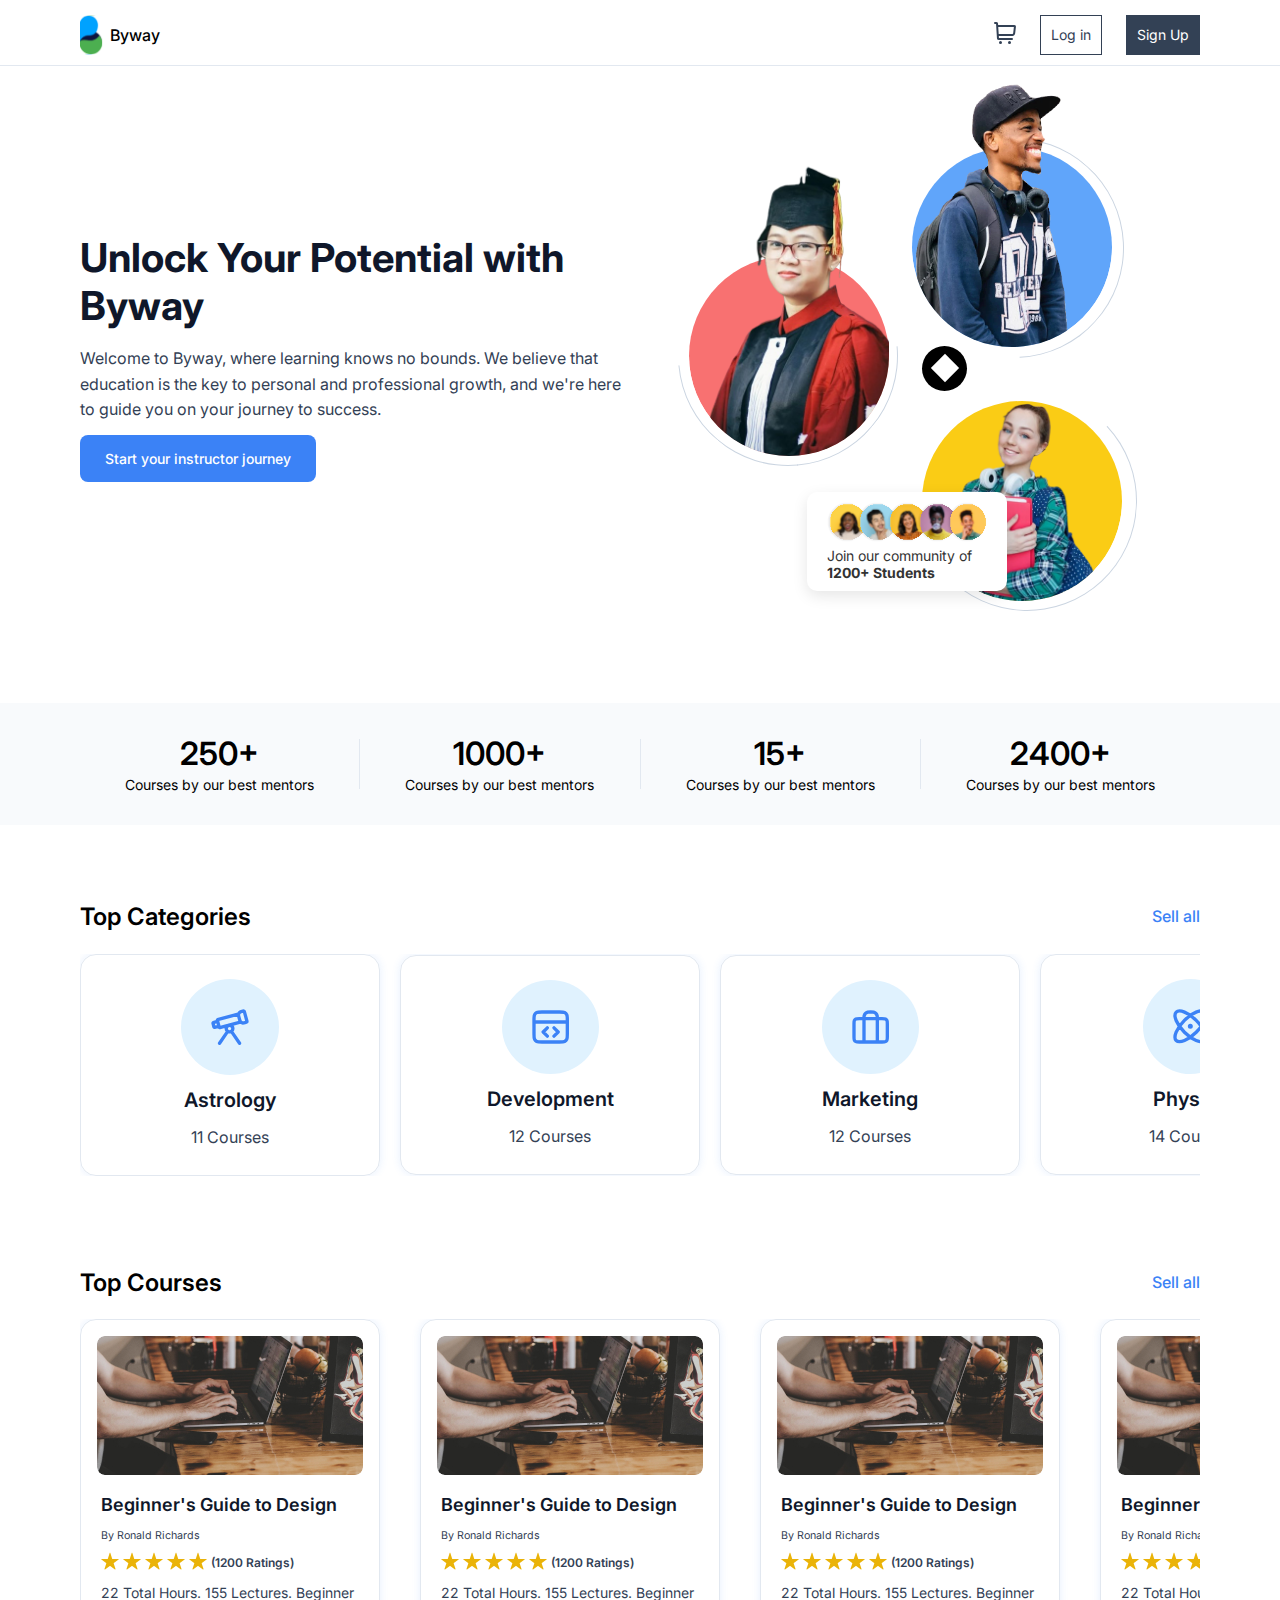
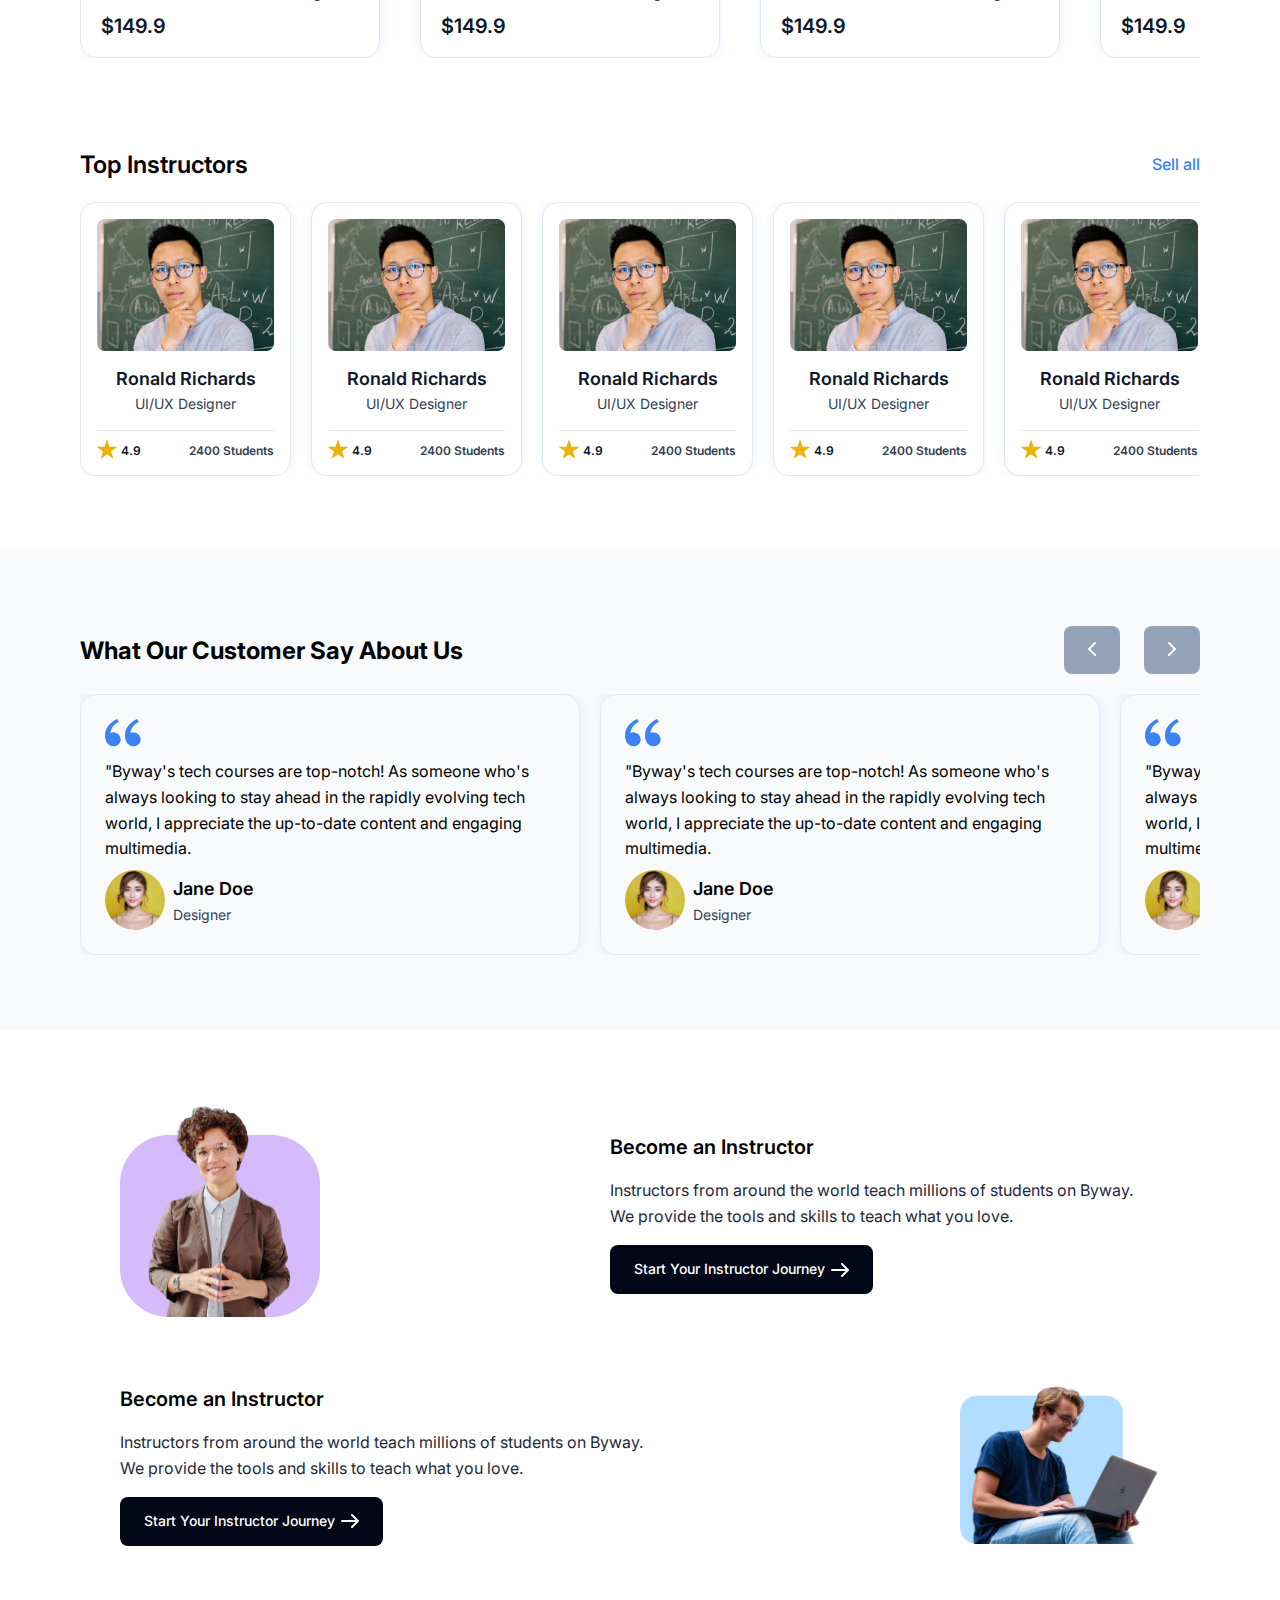
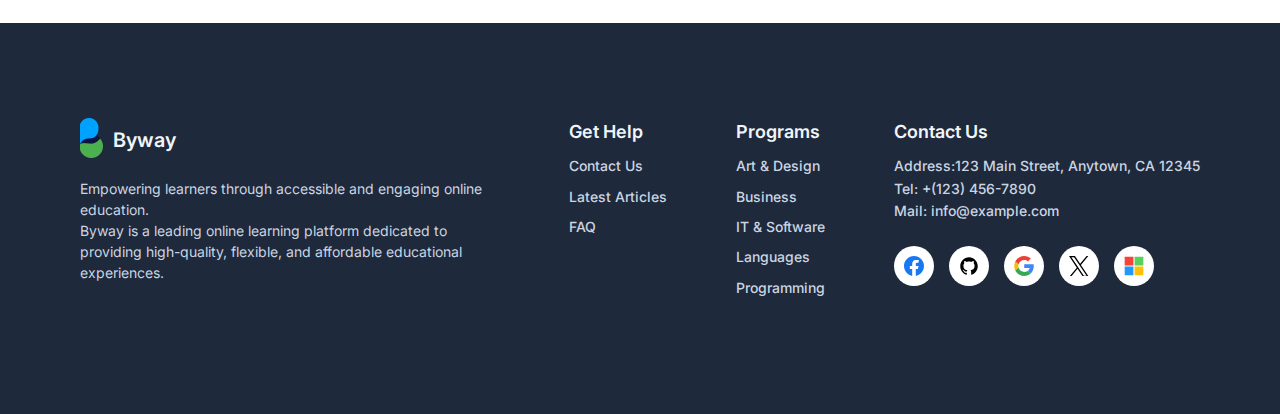
<file: index.html>
<!DOCTYPE html>
<html lang="en">
<head>
    <meta charset="UTF-8">
    <meta name="viewport" content="width=device-width, initial-scale=1.0">
    <link rel="icon" type="image/x-icon" href="logo.ico">
    <link rel="stylesheet" href="./css/style.css">
    <title>Byway</title>
</head>
<body>
    <!--(start header)-->
    <header>
        <div class="container">
            <div class='top'>
                <a href="#">
                    <h1 class="logo">
                        <img src="./assets/logo.svg" alt="Byway logo">
                        Byway
                    </h1>
                </a>
                <a href="#" class="menu"><img src="./assets/menu.svg" alt="menu button"></a>
                <nav>
                    <a href="#">
                        <img src="./assets/cart.svg" alt="add to cart">
                    </a>
                    <a href="#" class="button ">Log in</a>
                    <a href="#" class="button-invert">Sign Up</a>
                </nav>
            </div>
        </div>
    </header>
    <!--(end header)-->

    <!--(start hero)-->
    <section id="hero">
        <div class="container">
            <div class="wrapper">

            <div class="left">
                <div>
                    <h2>Unlock Your Potential with Byway</h2>
                    <p>Welcome to Byway, where learning knows no bounds. We believe that education is the key to personal and professional growth, and we're here to guide you on your journey to success. </p>
                    <a class="button" href="./singlpage.html">Start your instructor journey</a>
                </div>
            </div>
            <div class="right">
                <div class="box">
                    <div class="overlay">
                        <div class="info">
                            <div class="avatars">
                                <img src="./assets/span-1.svg" alt="Avatar 1">
                                <img src="./assets/span-2.svg" alt="Avatar 2">
                                <img src="./assets/span-3.svg" alt="Avatar 3">
                                <img src="./assets/span-4.svg" alt="Avatar 4">
                                <img src="./assets/span-5.svg" alt="Avatar 5">
                            </div>
                            <p>Join our community of <strong>1200+ Students</strong></p>
                        </div>
                    </div>
                    <div >
                        <div class="dotted-background red"></div>

                        <div class='circle-container  red'>

                            <img src="./assets/model-3-removebg.png" alt="model">
                            <div class="circle" style="--color:#f87171">
                            </div>
                        </div>
                    </div>
                    <div>
                        <div class="dotted-background blue"></div>

                        <div class="circle-container blue">
                            <img src="./assets/PineTools.com_model-1.png" alt="model">
                            
                            <div class="circle " style="--color:#60a5fa">
                                
                            </div>
                        </div>
                    </div>
                    <div>
                        <div class="dotted-background yellow"></div>

                        <div class="circle-container yellow">
                            
                            <div class="circle yellow" style="--color:#facc15">
                                <img src="./assets/model-2-removebg.png" alt="model">
                                
                            </div>
                        </div>
                    </div>
                    <div class="blackdot">
                    <div class="whitesqure"></div>
                    </div>
                </div>
            </div>
        </div>

        </div>
    </section>
    <!--(end hero)-->

    <!--(start review)-->
    <section id="review">
        <div class="container">
            <ul>
                <li>
                    <h4>250+</h4>
                    <span>Courses by our best mentors</span>
                </li>
                <li class="br"></li>
                <li>
                    <h4>1000+</h4>
                    <span>Courses by our best mentors</span>
                </li>
                <li class="br"></li>
                
                <li>
                    <h4>15+</h4>
                    <span>Courses by our best mentors</span>
                </li>
                <li class="br"></li>
                
                <li>
                    <h4>2400+</h4>
                    <span>Courses by our best mentors</span>
                </li>
            </ul>
        </div>
    </section>
    <!--(end review)-->

    <!--(start category)-->
    <section id="topcategories">
        <div class="container">
            <div class="wrapper">
                <div class="top">
                    <h4>Top Categories</h4>
                    <a href="#">Sell all</a>
                </div>
                <div class="bottom">
                    <ul>

                        <li>
                            <div class="box">
                                <div>
                                    <img src="./assets/astrology.svg" alt="astrology">
                                </div>
                                <h3>Astrology</h3>
                                <p>11 Courses</p>
                            </div>
                        </li>

                        <li>
                            <div class="box">
                                <div>

                                    <img src="./assets/devlopment.svg" alt="devlopment">
                                </div>
                                <h3>Development</h3>
                                <p>12 Courses</p>
                            </div>
                        </li>

                        <li>
                            <div class="box">
                                <div>

                                    <img src="./assets/marketing.svg" alt="marketing">
                                </div>
                                <h3>Marketing</h3>
                                <p>12 Courses</p>
                            </div>
                        </li>

                        <li>
                            <div class="box">
                                <div>

                                    <img src="./assets/physics.svg" alt="physics">
                                </div>
                                <h3>Physics</h3>
                                <p>14 Courses</p>
                            </div>
                        </li>

                    </ul>
                </div>
            </div>
        </div>
    </section>

    <!--(end category)-->
    

    <!--(start topcourse)-->

    <section id="topcourse">
        <div class="container">
            <div class="wrapper">
                <div class="top">
                    <h4>Top Courses</h4>
                    <a href="#">Sell all</a>
                </div>
                <div class="bottom">
                    <ul >
                        <li>
                            <div class="imgcontainr">
                                <img src="./assets/bg.jpg" alt="course image">
                            </div>
                            <div class="text-box">
                                <h3>Beginner's Guide to Design</h3>
                                <h6>By Ronald Richards</h6>
                                <div class="rating">
                                    
                                    <span class="star">
                                        <img src="./assets/star.svg" alt="star">
                                        <img src="./assets/star.svg" alt="star">
                                        <img src="./assets/star.svg" alt="star">
                                        <img src="./assets/star.svg" alt="star">
                                        <img src="./assets/star.svg" alt="star">
                                    </span>
                                    <p class="rate">
                                        (1200 Ratings)
                                    </p>
                                </div>
                                <p>22 Total Hours. 155 Lectures. Beginner</p>

                                <h3 class="price">$149.9</h3>
                            </div>
                        </li>
                        <li>
                            <div class="imgcontainr">
                                <img src="./assets/bg.jpg" alt="course image">
                            </div>
                            <div class="text-box">
                                <h3>Beginner's Guide to Design</h3>
                                <h6>By Ronald Richards</h6>
                                <div class="rating">
                                    
                                    <span class="star">
                                        <img src="./assets/star.svg" alt="star">
                                        <img src="./assets/star.svg" alt="star">
                                        <img src="./assets/star.svg" alt="star">
                                        <img src="./assets/star.svg" alt="star">
                                        <img src="./assets/star.svg" alt="star">
                                    </span>
                                    <p class="rate">
                                        (1200 Ratings)
                                    </p>
                                </div>
                                <p>22 Total Hours. 155 Lectures. Beginner</p>

                                <h3 class="price">$149.9</h3>
                            </div>
                        </li> <li>
                            <div class="imgcontainr">
                                <img src="./assets/bg.jpg" alt="course image">
                            </div>
                            <div class="text-box">
                                <h3>Beginner's Guide to Design</h3>
                                <h6>By Ronald Richards</h6>
                                <div class="rating">
                                    
                                    <span class="star">
                                        <img src="./assets/star.svg" alt="star">
                                        <img src="./assets/star.svg" alt="star">
                                        <img src="./assets/star.svg" alt="star">
                                        <img src="./assets/star.svg" alt="star">
                                        <img src="./assets/star.svg" alt="star">
                                    </span>
                                    <p class="rate">
                                        (1200 Ratings)
                                    </p>
                                </div>
                                <p>22 Total Hours. 155 Lectures. Beginner</p>

                                <h3 class="price">$149.9</h3>
                            </div>
                        </li> <li>
                            <div class="imgcontainr">
                                <img src="./assets/bg.jpg" alt="course image">
                            </div>
                            <div class="text-box">
                                <h3>Beginner's Guide to Design</h3>
                                <h6>By Ronald Richards</h6>
                                <div class="rating">
                                    
                                    <span class="star">
                                        <img src="./assets/star.svg" alt="star">
                                        <img src="./assets/star.svg" alt="star">
                                        <img src="./assets/star.svg" alt="star">
                                        <img src="./assets/star.svg" alt="star">
                                        <img src="./assets/star.svg" alt="star">
                                    </span>
                                    <p class="rate">
                                        (1200 Ratings)
                                    </p>
                                </div>
                                <p>22 Total Hours. 155 Lectures. Beginner</p>

                                <h3 class="price">$149.9</h3>
                            </div>
                        </li>
                    </ul>
                </div>
            </div>
                    

    </section>
    <!--(end topcourse)-->

    <!--(start topteacher)-->
    <section id="topTeacher">
        <div class="container">
            <div class="wrapper">
                <div class="top">
                    <h4>Top Instructors</h4>
                    <a href="#">Sell all</a>
                </div>
                <div class="bottom">
                    <ul>

                        <li>
                            <div class="box">
                                <div class="image">
                                    <img src="./assets/model-5.jpg" alt="teacher">
                                </div>
                                <div class="text">

                                    <h3>Ronald Richards</h3>
                                    <p>UI/UX Designer</p>

                                </div>
                                <div  class="aboutclass">
                                    <div class="rating">
                                    <span class="star">
                                        <img src="./assets/star.svg" alt="star">
                                    </span>
                                    <span>4.9</span>
                                    </div>
                                    <p>2400 Students</p>
                                </div>
                            </div>
                        </li>

                        <li>
                            <div class="box">
                                <div class="image">
                                    <img src="./assets/model-5.jpg" alt="teacher">
                                </div>
                                <div class="text">

                                    <h3>Ronald Richards</h3>
                                    <p>UI/UX Designer</p>

                                </div>
                                <div  class="aboutclass">
                                    <div class="rating">
                                    <span class="star">
                                        <img src="./assets/star.svg" alt="star">
                                    </span>
                                    <span>4.9</span>
                                    </div>
                                    <p>2400 Students</p>
                                </div>
                            </div>
                        </li>

                        <li>
                            <div class="box">
                                <div class="image">
                                    <img src="./assets/model-5.jpg" alt="teacher">
                                </div>
                                <div class="text">

                                    <h3>Ronald Richards</h3>
                                    <p>UI/UX Designer</p>

                                </div>
                                <div  class="aboutclass">
                                    <div class="rating">
                                    <span class="star">
                                        <img src="./assets/star.svg" alt="star">
                                    </span>
                                    <span>4.9</span>
                                    </div>
                                    <p>2400 Students</p>
                                </div>
                            </div>
                        </li>

                        <li>
                            <div class="box">
                                <div class="image">
                                    <img src="./assets/model-5.jpg" alt="teacher">
                                </div>
                                <div class="text">

                                    <h3>Ronald Richards</h3>
                                    <p>UI/UX Designer</p>

                                </div>
                                <div  class="aboutclass">
                                    <div class="rating">
                                    <span class="star">
                                        <img src="./assets/star.svg" alt="star">
                                    </span>
                                    <span>4.9</span>
                                    </div>
                                    <p>2400 Students</p>
                                </div>
                            </div>
                        </li>

                        <li>
                            <div class="box">
                                <div class="image">
                                    <img src="./assets/model-5.jpg" alt="teacher">
                                </div>
                                <div class="text">

                                    <h3>Ronald Richards</h3>
                                    <p>UI/UX Designer</p>

                                </div>
                                <div  class="aboutclass">
                                    <div class="rating">
                                    <span class="star">
                                        <img src="./assets/star.svg" alt="star">
                                    </span>
                                    <span>4.9</span>
                                    </div>
                                    <p>2400 Students</p>
                                </div>
                            </div>
                        </li>

                    </ul>
                </div>
            </div>
        </div>
    </section>
    <!--(end topteacher)-->


    <!--(start testimonials)-->

    <section id="testimonials">
        <div class="container">
            <div class="wrapper">
                <div class="top">
                    <h2>What Our Customer Say About Us</h2>
                    <div class="arrow">
                        <a href="#"><img src="./assets/short-arrow-left.svg" alt="left arrow"></a>
                        <a href="#"><img src="./assets/short-arrow-right.svg" alt="right arrow"></a>
                    </div>
                </div>
                <div class="bottom">
                    <ul>

                        <li>
                            <div class="textbox">
                                <div class="image">
                                    <img src="./assets/quotes.svg" alt="quotes">
                                </div>
                                <p>"Byway's tech courses are top-notch! As someone who's always looking to stay ahead in the rapidly evolving tech world, I appreciate the up-to-date content and engaging multimedia. </p>
                                <div class="profile">
                                    <div class="img">
                                        <img src="./assets/span-7.svg" alt="jane doe">
                                    </div>

                                        <div class="text">
                                            <h3>Jane Doe</h3>
                                            <span>Designer</span>
                                        </div>
                                </div>
                            </div>
                        </li>

                        <li>
                            <div class="textbox">
                                <div class="image">
                                    <img src="./assets/quotes.svg" alt="quotes">
                                </div>
                                <p>"Byway's tech courses are top-notch! As someone who's always looking to stay ahead in the rapidly evolving tech world, I appreciate the up-to-date content and engaging multimedia. </p>
                                <div class="profile">
                                    <div class="img">
                                        <img src="./assets/span-7.svg" alt="jane doe">
                                    </div>

                                        <div class="text">
                                            <h3>Jane Doe</h3>
                                            <span>Designer</span>
                                        </div>
                                </div>
                            </div>
                        </li>

                        <li>
                            <div class="textbox">
                                <div class="image">
                                    <img src="./assets/quotes.svg" alt="quotes">
                                </div>
                                <p>"Byway's tech courses are top-notch! As someone who's always looking to stay ahead in the rapidly evolving tech world, I appreciate the up-to-date content and engaging multimedia. </p>
                                <div class="profile">
                                    <div class="img">
                                        <img src="./assets/span-7.svg" alt="jane doe">
                                    </div>

                                        <div class="text">
                                            <h3>Jane Doe</h3>
                                            <span>Designer</span>
                                        </div>
                                </div>
                            </div>
                        </li>


                    </ul>
                </div>
            </div>
        </div>
    </section>

    <!--(end testimonials)-->


    <!--(start CAT)-->

    <section id="cat">
        <div class="container">
            <div class="wraper">
                <div class="top">
                    <div class="left">
                            <img src="./assets/model-4.jpg" alt="model">
                    </div>
                    <div class="right">
                        <div class="text-box">
                            <h3>Become an Instructor</h3>
                            <p>Instructors from around the world teach millions of students on Byway. We provide the tools and skills to teach what you love.</p>
                            <button>Start Your Instructor Journey <img src="./assets/arrow-right.svg" alt="arrow"></button>
                        </div>
                    </div>
                </div>
                <div class="bottom">
                    <div class="left">
                        <div class="text-box">
                            <h3>Become an Instructor</h3>
                            <p>Instructors from around the world teach millions of students on Byway. We provide the tools and skills to teach what you love.</p>
                            <button>Start Your Instructor Journey <img src="./assets/arrow-right.svg" alt="arrow"></button>
                        </div>
                    </div>
                    <div class="right">
                        <div class="img">
                            <img src="./assets/model-6.jpg" alt="model">
                        </div>
                    </div>
                </div>
            </div>
        </div>
    </section>

    <!--(end CAT)-->

    <!--(start footer)-->
    <footer>
        <div class="container">
            <div class="wraper">
                <div class="one">
                    <a href="#">
                        <div class="log">
                            <img src="./assets/logo.svg" alt="logo">
                        </div>
                        <h2>Byway</h2>
                    </a>
                    <div class="text">
                        <p>Empowering learners through accessible and engaging online education.</p>
                        <p>Byway is a leading online learning platform dedicated to providing high-quality, flexible, and affordable educational experiences. </p>

                    </div>
                </div>
                <div class="two">
                    <h2>Get Help</h2>
                    <h4>Contact Us</h4>
                    <h4>Latest Articles</h4>
                    <h4>FAQ</h4>
                </div>
                <div class="three">
                    <h2>Programs</h2>
                    <h4>Art & Design</h4>
                    <h4>Business</h4>
                    <h4>IT & Software</h4>
                    <h4>Languages</h4>
                    <h4>Programming</h4>
                </div>
                <div class="four">
                    <h2>Contact Us</h2>
                    <div class="contact">
                        <address>
                            Address:123 Main Street, Anytown, CA 12345<br/>
                            <a href="tel:+(123)4567890">Tel: +(123) 456-7890</a><br/>
                            <a href="mailto:info@example.com">Mail: info@example.com</a>
                        </address>
                        <div class="social">
                            <a href="https://www.facebook.com/" target="_blank" class="social-link">
                                <img src="./assets/facebook.svg" alt="facebook">
                            </a>
                            <a href="https://github.com/" target="_blank"  class="social-link">
                                <img src="./assets/github.svg" alt="github">
                            </a>
                            <a href="https://google.com/" target="_blank"  class="social-link">
                                <img src="./assets/google.svg" alt="google">
                            </a>
                            <a href="https://x.com/" target="_blank"  class="social-link">
                                <img src="./assets/x.svg" alt="x">
                            </a>
                            <a href="https://www.microsoft.com/en-in/" target="_blank"  class="social-link">
                                <img src="./assets/microsoft.svg" alt="microsoft">
                            </a>

                        </div>

                    </div>
                </div>
            </div>
        </div>
    </footer>
    <!--(end footer)-->
</body>
</html>
</file>
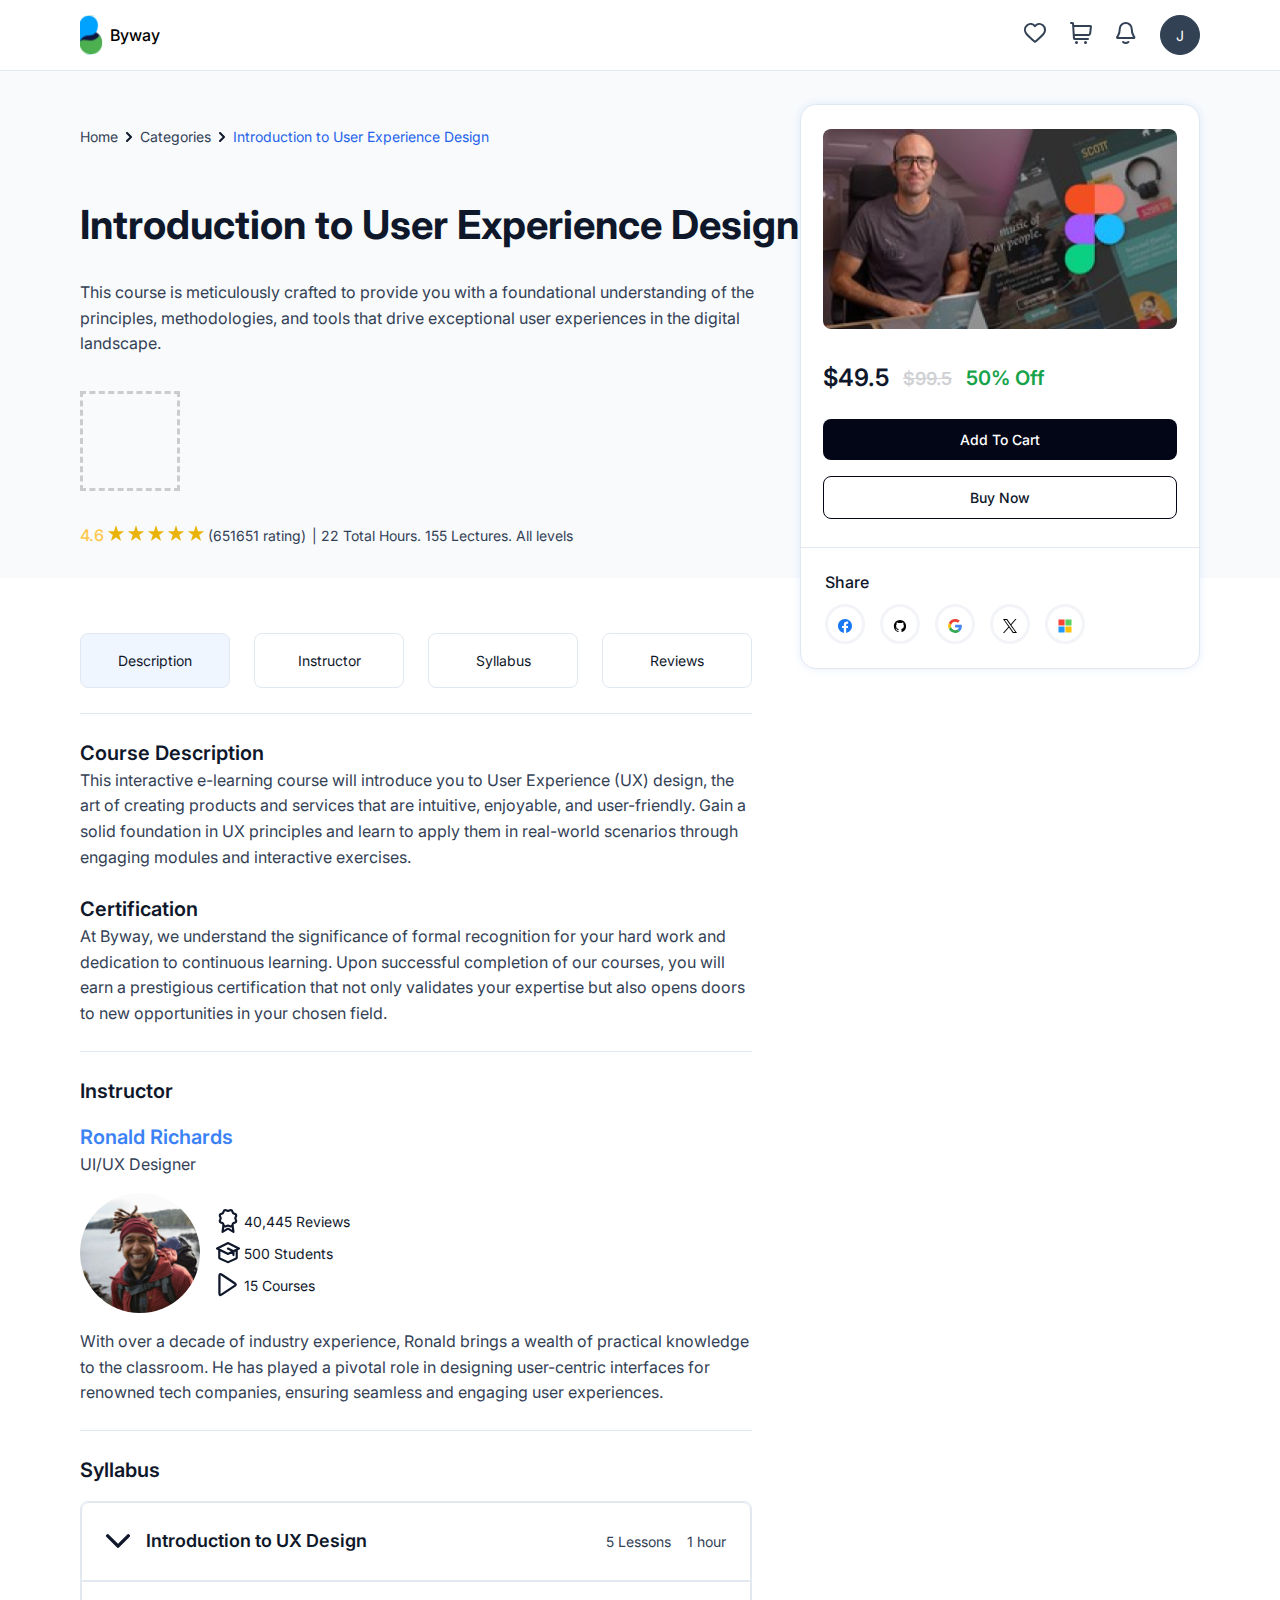
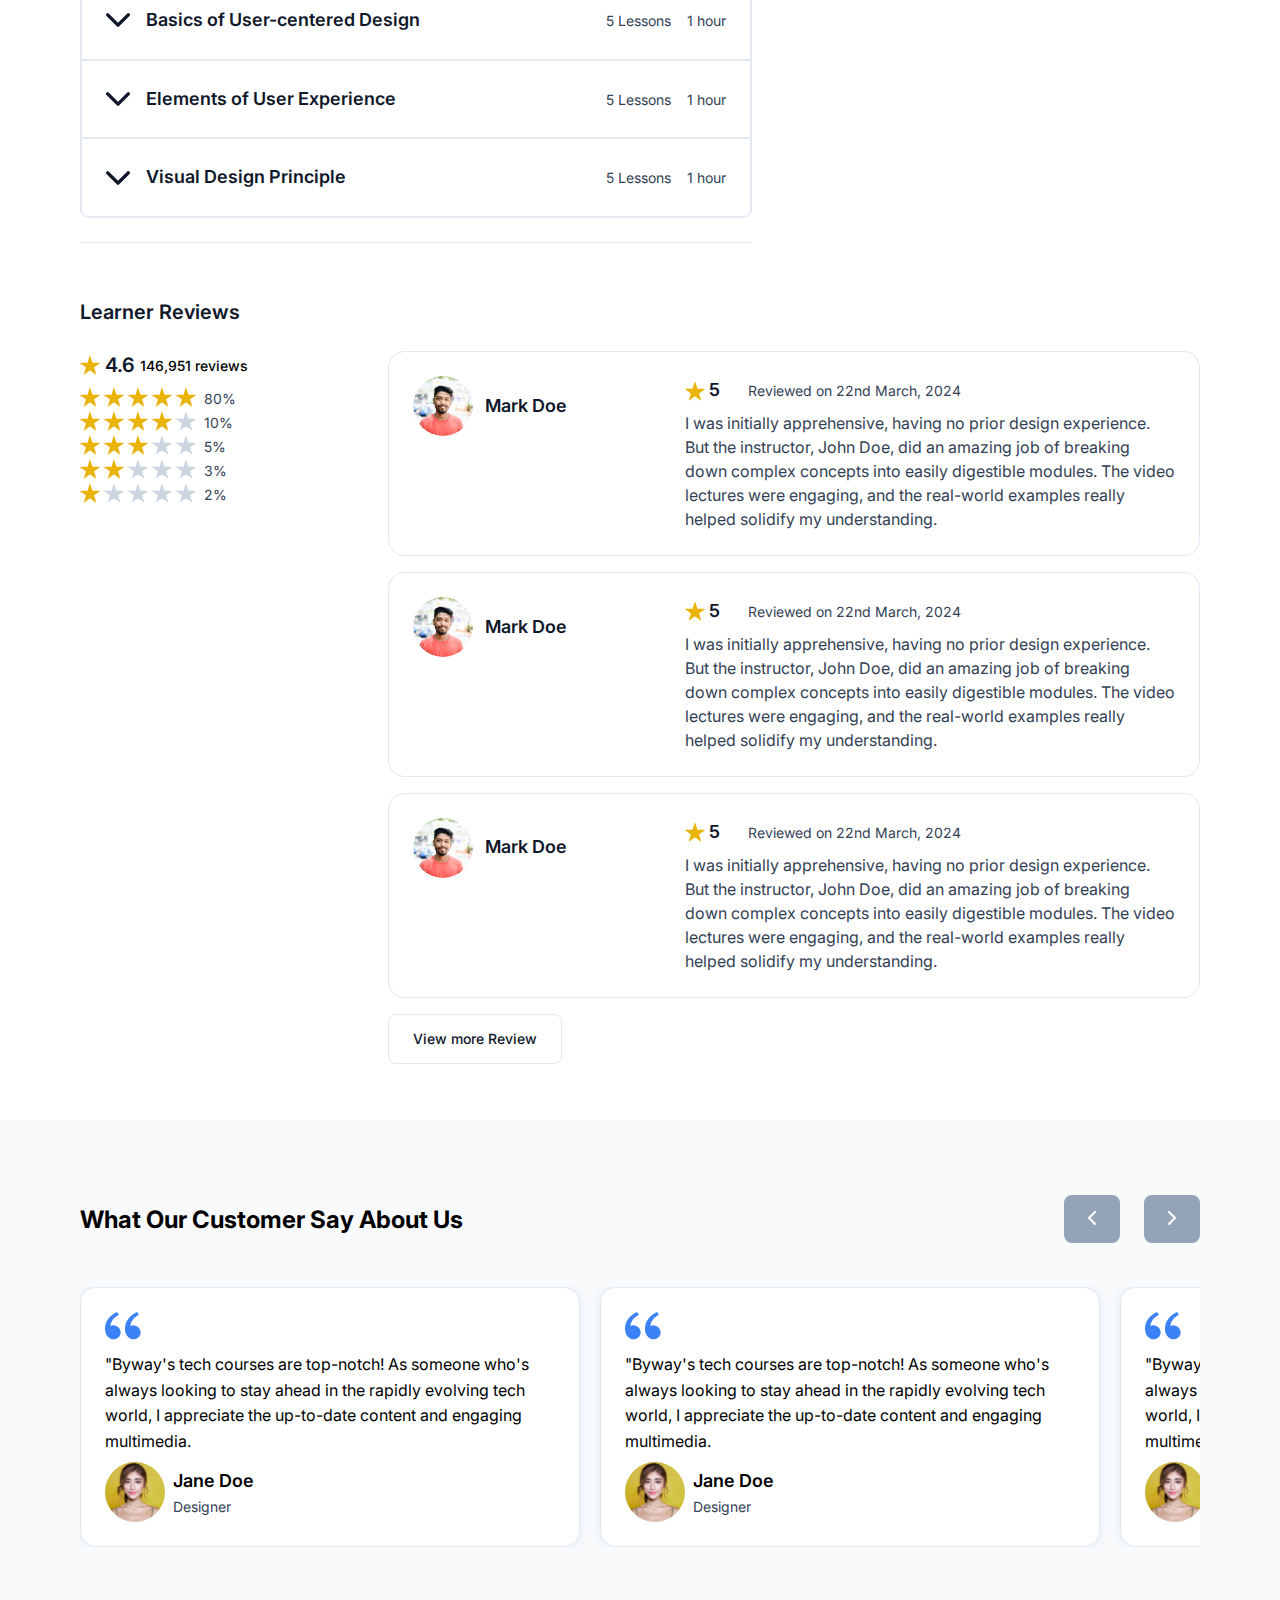
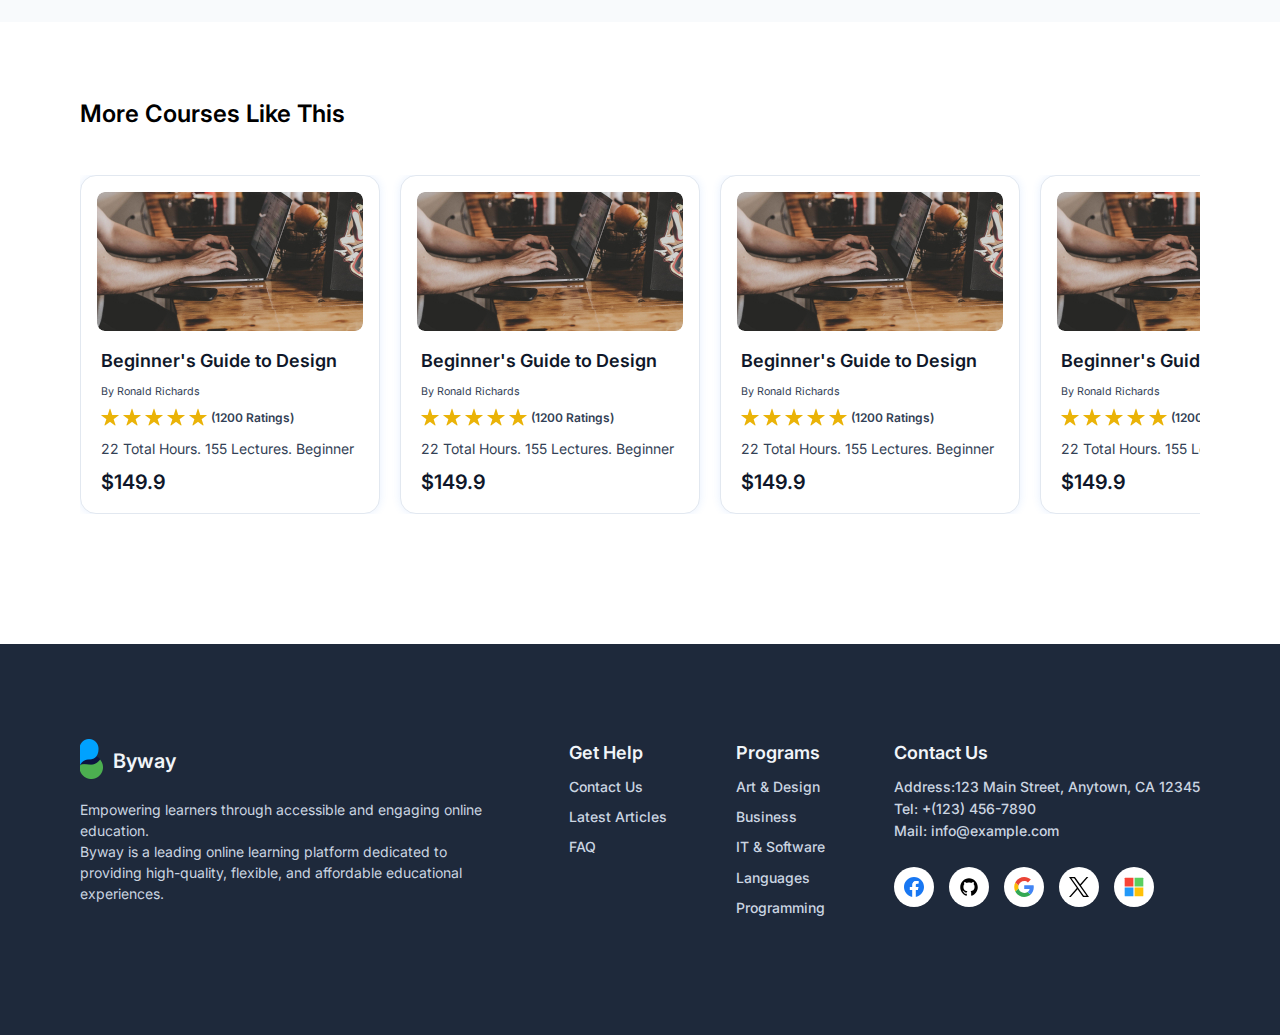
<file: singlpage.html>
<!DOCTYPE html>
<html lang="en">
<head>
    <meta charset="UTF-8">
    <meta name="viewport" content="width=device-width, initial-scale=1.0">
    <title>Byway</title>
    <link rel="stylesheet" href="./css/singlepage.css">
</head>
<body>
     <!--(start header)-->
     <header>
        <div class="container">
            <div class='top'>
                <a href="#">
                    <h1 class="logo">
                        <img src="./assets/logo.svg" alt="Byway logo">
                        Byway
                    </h1>
                </a>
                <nav>
                    <a href="#">
                        <img src="./assets/wishlist.svg" alt="wishlist">

                    </a>
                    <a href="#" >
                        <img src="./assets/cart.svg" alt="cart">

                    </a>
                    <a href="#">
                        <img src="./assets/bell.svg" alt="bell">

                    </a>
                    <a href="#" class="profile">
                        J
                    </a>
                </nav>
            </div>
        </div>
    </header>
    <!--(end header)-->

    <!--(start hero)-->
<section id="hero">
    <div class="container">
        <div class="wrapper">
            <div class="left">
                <ul>
                    <li>Home</li>
                    <li>
                        <img src="./assets/short-arrow-right-black.svg" alt="arrow">
                    </li>
                    <li>Categories</li>
                    <li>
                        <img src="./assets/short-arrow-right-black.svg" alt="arrow">

                    </li>
                    <li>Introduction to User Experience Design</li>
                </ul>
                <h2>Introduction to User Experience Design</h2>

                <p>This course is meticulously crafted to provide you with a foundational understanding of the principles, methodologies, and tools that drive exceptional user experiences in the digital landscape.</p>
                <div class="dashBox"></div>
                <div class="last">
                <div class="rating">
                    <span>4.6</span>
                    <span class="star">
                        <img src="./assets/star.svg" alt="star">
                        <img src="./assets/star.svg" alt="star">
                        <img src="./assets/star.svg" alt="star">
                        <img src="./assets/star.svg" alt="star">
                        <img src="./assets/star.svg" alt="star">
                    </span>
                    <p>(651651 rating)</p>
                    </div>
                    <div class="detailes">

                        <p> | 22 Total Hours. 155 Lectures. All levels</p>
                    </div>
                </div>
                </div>
            
            <div class="right">
                <div class="card">
                    <div class="topcard">

                    <div class="img">
                        <img src="./assets/img.jpg" alt="image">
                    </div>
                    <div class="buy">
                        <div class="price">
                            <h3>$49.5</h3>
                            <h4>$99.5</h4>
                            <p>50% Off</p>
                        </div>
                        <button class="button">Add To Cart</button>
                        <button class="button-invert">Buy Now</button>
                    </div>
                </div>

                    <div class="shere">
                        <p>Share</p>
                        <div class="social">
                            <a href="https://www.facebook.com/" target="_blank" class="social-link">
                                <img src="./assets/facebook.svg" alt="facebook">
                            </a>
                            <a href="https://github.com/" target="_blank"  class="social-link">
                                <img src="./assets/github.svg" alt="github">
                            </a>
                            <a href="https://google.com/" target="_blank"  class="social-link">
                                <img src="./assets/google.svg" alt="google">
                            </a>
                            <a href="https://x.com/" target="_blank"  class="social-link">
                                <img src="./assets/x.svg" alt="x">
                            </a>
                            <a href="https://www.microsoft.com/en-in/" target="_blank"  class="social-link">
                                <img src="./assets/microsoft.svg" alt="microsoft">
                            </a>

                        </div>
                </div>
            </div>
        </div>
    </div>
</section>
    <!--(end hero)-->
<!--(start discription)-->
<section id="discription">
    <div class="container">
        <div class="wrapper">
            <ul class="selecet">
                <li>Description</li>
                <li>Instructor</li>
                <li>Syllabus</li>
                <li>Reviews</li>
            </ul>
            <div class="detaleWrap">

            <div class="description">
                <h2>Course Description</h2>
                <p>This interactive e-learning course will introduce you to User Experience (UX) design, the art of creating products and services that are intuitive, enjoyable, and user-friendly. Gain a solid foundation in UX principles and learn to apply them in real-world scenarios through engaging modules and interactive exercises. </p>
            </div>
            <div class="certification">
                <h2>Certification</h2>
                <p>At Byway, we understand the significance of formal recognition for your hard work and dedication to continuous learning. Upon successful completion of our courses, you will earn a prestigious certification that not only validates your expertise but also opens doors to new opportunities in your chosen field.</p>
            </div>
            <div class="instructor">
                <h2>Instructor</h2>
                <div class="instructor-card">
                    <h2>Ronald Richards</h2>
                    <h6>UI/UX Designer</h6>
                    <div class="img-card">
                        <div class="img">
                            <img src="./assets/span-8.svg" alt="instructor">
                        </div>
                        <div class="text">
                            <div class="item">
                                <img src="./assets/achive.svg" alt="achive">
                                <p>40,445 Reviews</p>
                            </div>
                            <div class="item">
                                <img src="./assets/cap.svg" alt="cap">
                                <p>500 Students</p>
                            </div>
                            <div class="item">
                                <img src="./assets/play.svg" alt="play">
                                <p>15 Courses</p>
                            </div>
                        </div>
                    </div>
                    <p>With over a decade of industry experience, Ronald brings a wealth of practical knowledge to the classroom. He has played a pivotal role in designing user-centric interfaces for renowned tech companies, ensuring seamless and engaging user experiences.</p>
                    
                </div>
            </div>
            <div class="syllabus">
                <h2>Syllabus</h2>
                <ul>
                    <li>
                        <div class="left">
                            <img src="./assets/arrow-down.svg" alt="arrow">
                            <h4>Introduction to UX Design</h4>
                        </div>
                        <div class="right">
                            <h6>5 Lessons</h6>
                            <h6>1 hour</h6>
                        </div>
                        
                    </li>
                    <li>
                        <div class="left">
                            <img src="./assets/arrow-down.svg" alt="arrow"/>
                            <h4>Basics of User-centered Design</h4>
                        </div>
                        <div class="right">
                            <h6>5 Lessons</h6>
                            <h6>1 hour</h6>
                        </div>
                    </li>
                    <li>
                        <div class="left">

                            <img src="./assets/arrow-down.svg" alt="arrow">
                            
                            <h4>Elements of User Experience</h4>
                        </div>
                        <div class="right">
                            <h6>5 Lessons</h6>
                            <h6>1 hour</h6>
                        </div>
                    </li>

                    <li>
                        <div class="left">

                            <img src="./assets/arrow-down.svg" alt="arrow">
                            
                            <h4>Visual Design Principle</h4>
                        </div>
                        <div class="right">
                            <h6>5 Lessons</h6>
                            <h6>1 hour</h6>
                        </div>
                    </li>
            </div>
        </div>

    </div>
</section>
<!--(end discription)-->

<!--(start review)-->

<section id="review">
    <div class="container">
        
        <div class="wrapper">
            <h2>Learner Reviews</h2>
            <div class="review">
                <div class="rating-stars">
                    <div class="rating">
                        <img src="./assets/star.svg" alt="star">
                        <span>4.6</span>
                        <p>146,951 reviews</p>
                    </div>
                    <ul class="stars">
                        <li>
                            <span>
                                <img src="./assets/star.svg" alt="star">
                                <img src="./assets/star.svg" alt="star">
                                <img src="./assets/star.svg" alt="star">
                                <img src="./assets/star.svg" alt="star">
                                <img src="./assets/star.svg" alt="star">
                            </span>
                            <p>80%</p>
                        </li>
                        <li>
                            <span>
                                <img src="./assets/star.svg" alt="star">
                                <img src="./assets/star.svg" alt="star">
                                <img src="./assets/star.svg" alt="star">
                                <img src="./assets/star.svg" alt="star">
                                <img src="./assets/star_blank.svg" alt="star">
                            </span>
                            <p>10%</p>
                        </li>
                        <li>
                            <span>
                                <img src="./assets/star.svg" alt="star">
                                <img src="./assets/star.svg" alt="star">
                                <img src="./assets/star.svg" alt="star">
                                <img src="./assets/star_blank.svg" alt="star">
                                <img src="./assets/star_blank.svg" alt="star">
                            </span>
                            <p>5%</p>
                        </li>
                        <li>
                            <span>
                                <img src="./assets/star.svg" alt="star">
                                <img src="./assets/star.svg" alt="star">
                                <img src="./assets/star_blank.svg" alt="star">
                                <img src="./assets/star_blank.svg" alt="star">
                                <img src="./assets/star_blank.svg" alt="star">
                            </span>
                            <p>3%</p>
                        </li>
                        <li>
                            <span>
                                <img src="./assets/star.svg" alt="star" >
                                <img src="./assets/star_blank.svg" alt="star">
                                <img src="./assets/star_blank.svg" alt="star">
                                <img src="./assets/star_blank.svg" alt="star">
                                <img src="./assets/star_blank.svg" alt="star">
                            </span>
                            <p>2%</p>
                        </li>
                    </ul>
                </div>
                <div>
                <ul class="reviewList">
                    <li class="list-item">
                        <div class="left">
                            <div class="img">
                                <img src="./assets/span-6.svg" alt="person">
                            </div>
                            <h3>Mark Doe</h3>
                        </div>
                        <div class="right">
                            <div class="top">
                                <img src="./assets/star.svg" alt="star">
                                <span>5</span>
                                <p>Reviewed on 22nd March, 2024</p>
                            </div>
                            <div class="bottom">
                                <p>I was initially apprehensive, having no prior design experience. But the instructor, John Doe, did an amazing job of breaking down complex concepts into easily digestible modules. The video lectures were engaging, and the real-world examples really helped solidify my understanding.</p>
                            </div>
                        </div>
                    </li>

                    <li class="list-item">
                        <div class="left">
                            <div class="img">
                                <img src="./assets/span-6.svg" alt="person">
                            </div>
                            <h3>Mark Doe</h3>
                        </div>
                        <div class="right">
                            <div class="top">
                                <img src="./assets/star.svg" alt="star">
                                <span>5</span>
                                <p>Reviewed on 22nd March, 2024</p>
                            </div>
                            <div class="bottom">
                                <p>I was initially apprehensive, having no prior design experience. But the instructor, John Doe, did an amazing job of breaking down complex concepts into easily digestible modules. The video lectures were engaging, and the real-world examples really helped solidify my understanding.</p>
                            </div>
                        </div>
                    </li>

                    <li class="list-item">
                        <div class="left">
                            <div class="img">
                                <img src="./assets/span-6.svg" alt="person">
                            </div>
                            <h3>Mark Doe</h3>
                        </div>
                        <div class="right">
                            <div class="top">
                                <img src="./assets/star.svg" alt="star">
                                <span>5</span>
                                <p>Reviewed on 22nd March, 2024</p>
                            </div>
                            <div class="bottom">
                                <p>I was initially apprehensive, having no prior design experience. But the instructor, John Doe, did an amazing job of breaking down complex concepts into easily digestible modules. The video lectures were engaging, and the real-world examples really helped solidify my understanding.</p>
                            </div>
                        </div>
                    </li>


                </ul>
                <button class="revuew_button">View more Review</button>
            </div>
            </div>

        </div>
    </div>
</section>
<!--(end review)-->

   <!--(start testimonials)-->

   <section id="testimonials">
    <div class="container">
        <div class="wrapper">
            <div class="top">
                <h2>What Our Customer Say About Us</h2>
                <div class="arrow">
                    <a href="#"><img src="./assets/short-arrow-left.svg" alt="left arrow"></a>
                    <a href="#"><img src="./assets/short-arrow-right.svg" alt="right arrow"></a>
                </div>
            </div>
            <div class="bottom">
                <ul>

                    <li>
                        <div class="textbox">
                            <div class="image">
                                <img src="./assets/quotes.svg" alt="quotes">
                            </div>
                            <p>"Byway's tech courses are top-notch! As someone who's always looking to stay ahead in the rapidly evolving tech world, I appreciate the up-to-date content and engaging multimedia. </p>
                            <div class="profile">
                                <div class="img">
                                    <img src="./assets/span-7.svg" alt="jane doe">
                                </div>

                                    <div class="text">
                                        <h3>Jane Doe</h3>
                                        <span>Designer</span>
                                    </div>
                            </div>
                        </div>
                    </li>

                    <li>
                        <div class="textbox">
                            <div class="image">
                                <img src="./assets/quotes.svg" alt="quotes">
                            </div>
                            <p>"Byway's tech courses are top-notch! As someone who's always looking to stay ahead in the rapidly evolving tech world, I appreciate the up-to-date content and engaging multimedia. </p>
                            <div class="profile">
                                <div class="img">
                                    <img src="./assets/span-7.svg" alt="jane doe">
                                </div>

                                    <div class="text">
                                        <h3>Jane Doe</h3>
                                        <span>Designer</span>
                                    </div>
                            </div>
                        </div>
                    </li>

                    <li>
                        <div class="textbox">
                            <div class="image">
                                <img src="./assets/quotes.svg" alt="quotes">
                            </div>
                            <p>"Byway's tech courses are top-notch! As someone who's always looking to stay ahead in the rapidly evolving tech world, I appreciate the up-to-date content and engaging multimedia. </p>
                            <div class="profile">
                                <div class="img">
                                    <img src="./assets/span-7.svg" alt="jane doe">
                                </div>

                                    <div class="text">
                                        <h3>Jane Doe</h3>
                                        <span>Designer</span>
                                    </div>
                            </div>
                        </div>
                    </li>


                </ul>
            </div>
        </div>
    </div>
</section>

<!--(end testimonials)-->

    <!--(start topcourse)-->

    <section id="topcourse">
        <div class="container">
            <div class="wrapper">
                <div class="top">
                    <h4>More Courses Like This</h4>
                </div>
                <div class="bottom">
                    <ul>
                        <li>
                            <div class="imgcontainr">
                                <img src="./assets/bg.jpg" alt="course image">
                            </div>
                            <div class="text-box">
                                <h3>Beginner's Guide to Design</h3>
                                <h6>By Ronald Richards</h6>
                                <div class="rating">
                                    
                                    <span class="star">
                                        <img src="./assets/star.svg" alt="star">
                                        <img src="./assets/star.svg" alt="star">
                                        <img src="./assets/star.svg" alt="star">
                                        <img src="./assets/star.svg" alt="star">
                                        <img src="./assets/star.svg" alt="star">
                                    </span>
                                    <p class="rate">
                                        (1200 Ratings)
                                    </p>
                                </div>
                                <p>22 Total Hours. 155 Lectures. Beginner</p>

                                <h3 class="price">$149.9</h3>
                            </div>
                        </li>
                        <li>
                            <div class="imgcontainr">
                                <img src="./assets/bg.jpg" alt="course image">
                            </div>
                            <div class="text-box">
                                <h3>Beginner's Guide to Design</h3>
                                <h6>By Ronald Richards</h6>
                                <div class="rating">
                                    
                                    <span class="star">
                                        <img src="./assets/star.svg" alt="star">
                                        <img src="./assets/star.svg" alt="star">
                                        <img src="./assets/star.svg" alt="star">
                                        <img src="./assets/star.svg" alt="star">
                                        <img src="./assets/star.svg" alt="star">
                                    </span>
                                    <p class="rate">
                                        (1200 Ratings)
                                    </p>
                                </div>
                                <p>22 Total Hours. 155 Lectures. Beginner</p>

                                <h3 class="price">$149.9</h3>
                            </div>
                        </li> <li>
                            <div class="imgcontainr">
                                <img src="./assets/bg.jpg" alt="course image">
                            </div>
                            <div class="text-box">
                                <h3>Beginner's Guide to Design</h3>
                                <h6>By Ronald Richards</h6>
                                <div class="rating">
                                    
                                    <span class="star">
                                        <img src="./assets/star.svg" alt="star">
                                        <img src="./assets/star.svg" alt="star">
                                        <img src="./assets/star.svg" alt="star">
                                        <img src="./assets/star.svg" alt="star">
                                        <img src="./assets/star.svg" alt="star">
                                    </span>
                                    <p class="rate">
                                        (1200 Ratings)
                                    </p>
                                </div>
                                <p>22 Total Hours. 155 Lectures. Beginner</p>

                                <h3 class="price">$149.9</h3>
                            </div>
                        </li> <li>
                            <div class="imgcontainr">
                                <img src="./assets/bg.jpg" alt="course image">
                            </div>
                            <div class="text-box">
                                <h3>Beginner's Guide to Design</h3>
                                <h6>By Ronald Richards</h6>
                                <div class="rating">
                                    
                                    <span class="star">
                                        <img src="./assets/star.svg" alt="star">
                                        <img src="./assets/star.svg" alt="star">
                                        <img src="./assets/star.svg" alt="star">
                                        <img src="./assets/star.svg" alt="star">
                                        <img src="./assets/star.svg" alt="star">
                                    </span>
                                    <p class="rate">
                                        (1200 Ratings)
                                    </p>
                                </div>
                                <p>22 Total Hours. 155 Lectures. Beginner</p>

                                <h3 class="price">$149.9</h3>
                            </div>
                        </li>
                    </ul>
                </div>
            </div>
                    

    </section>
    <!--(end topcourse)-->

    <!--(start footer)-->
    <footer>
        <div class="container">
            <div class="wraper">
                <div class="one">
                    <a href="#">
                        <div class="log">
                            <img src="./assets/logo.svg" alt="logo">
                        </div>
                        <h2>Byway</h2>
                    </a>
                    <div class="text">
                        <p>Empowering learners through accessible and engaging online education.</p>
                        <p>Byway is a leading online learning platform dedicated to providing high-quality, flexible, and affordable educational experiences. </p>

                    </div>
                </div>
                <div class="two">
                    <h2>Get Help</h2>
                    <h4>Contact Us</h4>
                    <h4>Latest Articles</h4>
                    <h4>FAQ</h4>
                </div>
                <div class="three">
                    <h2>Programs</h2>
                    <h4>Art & Design</h4>
                    <h4>Business</h4>
                    <h4>IT & Software</h4>
                    <h4>Languages</h4>
                    <h4>Programming</h4>
                </div>
                <div class="four">
                    <h2>Contact Us</h2>
                    <div class="contact">
                        <address>
                            Address:123 Main Street, Anytown, CA 12345<br/>
                            <a href="tel:+(123)4567890">Tel: +(123) 456-7890</a><br/>
                            <a href="mailto:info@example.com">Mail: info@example.com</a>
                        </address>
                        <div class="social">
                            <a href="https://www.facebook.com/" target="_blank" class="social-link">
                                <img src="./assets/facebook.svg" alt="facebook">
                            </a>
                            <a href="https://github.com/" target="_blank"  class="social-link">
                                <img src="./assets/github.svg" alt="github">
                            </a>
                            <a href="https://google.com/" target="_blank"  class="social-link">
                                <img src="./assets/google.svg" alt="google">
                            </a>
                            <a href="https://x.com/" target="_blank"  class="social-link">
                                <img src="./assets/x.svg" alt="x">
                            </a>
                            <a href="https://www.microsoft.com/en-in/" target="_blank"  class="social-link">
                                <img src="./assets/microsoft.svg" alt="microsoft">
                            </a>

                        </div>

                    </div>
                </div>
            </div>
        </div>
    </footer>
    <!--(end footer)-->
    
</body>
</html>
</file>
<file: css/style.css>
@import url("https://fonts.googleapis.com/css2?family=Inter:wght@100..900&display=swap");
* {
  box-sizing: border-box;
  list-style: none;
  text-decoration: none;
  font-family: "Inter", sans-serif;
  outline: none;
  margin: 0;
  padding: 0;
  border: none;
}

::-webkit-scrollbar {
  display: none !important;
}

.container {
  padding: 15px 80px;
  margin: 0 auto;
}
@media only screen and (max-width: 426px) {
  .container {
    padding: 15px 40px;
  }
}

body {
  background: #fff;
  width: 100%;
}

header {
  border-bottom: 1px solid #e2e8f0;
  width: 100%;
  font-family: "Inter", sans-serif;
}
header .container {
  padding-bottom: 10px;
}
header .container .top {
  display: flex;
  justify-content: space-between;
  align-items: center;
}
header .container .top a {
  color: black;
  cursor: pointer;
}
header .container .top a .logo {
  display: flex;
  align-items: center;
  width: 30px;
  height: 40px;
  font-weight: 500;
  font-size: 16px;
}
header .container .top a .logo img {
  display: block;
  width: 100%;
  height: 100%;
}
header .container .top .menu {
  display: none;
}
@media only screen and (max-width: 376px) {
  header .container .top .menu {
    display: block;
  }
  header .container .top nav {
    display: none !important;
  }
}
header .container .top nav {
  display: flex;
  align-items: center;
  justify-content: space-between;
  gap: 24px;
}
header .container .top nav a {
  cursor: pointer;
  transition: 0.1s;
}
header .container .top nav a img {
  color: #334155;
  font-size: 2px;
}
header .container .top nav .button {
  border: 1px solid #334155;
  color: #334155;
  font-weight: 400;
  font-size: 14px;
  padding: 10px;
  height: 40px;
}
header .container .top nav .button:hover {
  background-color: #334155;
  color: #fff;
}
header .container .top nav .button-invert {
  height: 40px;
  border: 1px solid #334155;
  background-color: #334155;
  color: #fff;
  font-weight: 400;
  font-size: 14px;
  padding: 10px;
}
header .container .top nav .button-invert:hover {
  background-color: #fff;
  color: #334155;
}

#hero {
  padding-bottom: 160px;
  padding-top: 39px;
  font-family: "Inter", sans-serif;
}
#hero .wrapper {
  display: flex;
  justify-content: space-between;
  align-items: center;
  gap: 24px;
  padding: 34px 0;
  padding-bottom: 60px;
}
#hero .wrapper .left {
  flex: 1;
  margin-top: 80px;
  max-width: 600px;
}
#hero .wrapper .left div h2 {
  font-size: 40px;
  font-weight: 700;
  margin-bottom: 16px;
  line-height: 120%;
  color: #0f172A;
  max-width: 500px;
}
#hero .wrapper .left div p {
  font-size: 16px;
  line-height: 160%;
  font-weight: 400;
  color: #334155;
  margin-bottom: 25px;
}
#hero .wrapper .left div .button {
  background-color: #3b82f6;
  color: #fff;
  border-radius: 8px;
  padding: 15px 25px;
  font-size: 14px;
  font-weight: 500;
}
#hero .wrapper .right {
  flex: 1;
  margin-top: 70px;
}
@media only screen and (max-width: 768px) {
  #hero .wrapper .right {
    display: none;
  }
}
#hero .wrapper .right .box {
  width: 400px;
  position: relative;
  margin: 0 auto;
  padding: 20px 30px;
  margin-right: 33px;
}
#hero .wrapper .right .box .overlay {
  position: absolute;
  bottom: -225px;
  left: 40px;
  background-color: white;
  padding: 10px 20px;
  border-radius: 10px;
  box-shadow: 0 5px 15px rgba(0, 0, 0, 0.1);
  z-index: 100;
  width: 200px;
}
#hero .wrapper .right .box .avatars {
  display: flex;
  margin-bottom: 5px;
}
#hero .wrapper .right .box .avatars img {
  width: 40px;
  height: 40px;
  aspect-ratio: 1/1;
  border-radius: 50%;
  margin-right: -10px;
  -o-object-fit: cover;
     object-fit: cover;
}
#hero .wrapper .right .box .info p {
  margin: 0;
  font-size: 14px;
  color: #333;
}
#hero .wrapper .right .box .blackdot {
  position: absolute;
  top: 20px;
  right: 200px;
  width: 45px;
  height: 45px;
  border-radius: 50%;
  background: #000;
  display: flex;
  align-items: center;
  justify-content: center;
  z-index: 5;
}
#hero .wrapper .right .box .blackdot .whitesqure {
  background: #fff;
  width: 20px;
  height: 20px;
  transform: rotate(45deg);
}
#hero .wrapper .right .box div .dotted-background {
  width: 220px;
  height: 220px;
  border: 1px solid #cbd5e1;
  border-radius: 50%;
  position: absolute;
  z-index: 50;
  border-top-color: transparent;
  border-left-color: transparent;
}
#hero .wrapper .right .box div .dotted-background.red {
  transform: rotate(40deg);
  top: -80px;
  left: -89px;
}
#hero .wrapper .right .box div .dotted-background.yellow {
  transform: rotate(2deg);
  top: 65px;
  right: 30px;
}
#hero .wrapper .right .box div .dotted-background.blue {
  bottom: 8px;
  right: 43px;
  transform: rotate(312deg);
}
#hero .wrapper .right .box div .circle-container {
  width: 200px;
  height: auto;
  min-height: 200px;
  position: absolute;
  border-radius: 0px 0px 200px 200px;
  overflow: hidden;
}
#hero .wrapper .right .box div .circle-container img {
  width: 100%;
  height: 100%;
  -o-object-fit: cover;
     object-fit: cover;
  display: block;
  z-index: 50;
  position: relative;
}
#hero .wrapper .right .box div .circle-container.red {
  top: -170px;
  left: -78px;
}
#hero .wrapper .right .box div .circle-container.yellow {
  top: 75px;
  right: 45px;
  transform: scaleX(-1);
}
#hero .wrapper .right .box div .circle-container.blue {
  top: -245px;
  right: 55px;
}
#hero .wrapper .right .box div .circle-container .circle {
  width: 200px;
  position: absolute;
  height: 200px;
  border-radius: 100%;
  background: var(--color);
  z-index: 20;
  bottom: 0;
}
#hero .wrapper .right .box div .circle-container .circle.yellow {
  height: 200px;
}
#hero .wrapper .right .box div .circle-container .circle.yellow img {
  width: 100%;
  height: 100%;
  -o-object-fit: cover;
     object-fit: cover;
  display: block;
  transform: translate(-15px);
}

#review {
  font-family: "Inter", sans-serif;
  background-color: #f8fafc;
}
#review ul {
  display: flex;
  justify-content: space-between;
  align-items: center;
  padding: 15px 0;
  overflow-x: scroll;
  flex-shrink: 0;
  width: 100%;
}
#review ul .br {
  width: 1px;
  background-color: #e2e8f0;
  height: 50px;
  flex: none;
}
#review ul li {
  flex: 1;
  display: flex;
  flex-direction: column;
  align-items: center;
}
#review ul li:last-child {
  border-right: none;
}
#review ul li h4 {
  font-size: 32px;
  line-height: 130%;
  font-weight: 600;
  margin: 0;
}
#review ul li span {
  font-size: 14px;
  line-height: 150%;
  margin: 0;
  text-align: center;
}
@media only screen and (max-width: 1024px) {
  #review h4 {
    font-size: 26px;
    font-weight: 400;
  }
  #review span {
    font-size: 12px;
  }
}
@media only screen and (max-width: 768px) {
  #review h4 {
    font-size: 20px;
    font-weight: 300;
  }
  #review span {
    font-size: 10px;
  }
}
@media only screen and (max-width: 768px) {
  #review ul {
    gap: 15px;
  }
  #review ul li {
    padding-left: 10px;
    padding-right: 10px;
  }
  #review ul .br {
    padding: 0;
  }
}
@media only screen and (max-width: 426px) {
  #review ul li {
    flex: none;
    margin-left: 30px;
    padding-right: 30px;
  }
  #review ul li h4 {
    font-size: 20px;
    font-weight: 500;
  }
  #review ul li span {
    font-size: 12px;
  }
}

#topcategories {
  background-color: white;
  padding-top: 60px;
  font-family: "Inter", sans-serif;
}
#topcategories .wrapper {
  display: flex;
  flex-direction: column;
  gap: 20px;
}
#topcategories .wrapper .top {
  display: flex;
  justify-content: space-between;
  align-items: center;
}
#topcategories .wrapper .top h4 {
  margin: 0;
  font-weight: 600;
  font-size: 24px;
  line-height: 140%;
  letter-spacing: 0%;
  color: var(--font-color);
}
#topcategories .wrapper .top a {
  cursor: pointer;
  color: #3b82f6;
  font-size: 14;
  font-weight: 500;
  line-height: 160%;
  letter-spacing: 0%;
  transition: all 0.3s;
}
#topcategories .wrapper .top a:hover {
  opacity: 0.5;
}
#topcategories ul {
  display: flex;
  align-items: center;
  justify-content: space-between;
  gap: 20px;
  width: 100%;
  overflow-x: scroll;
}
#topcategories ul li {
  padding: 24px 80px;
  border-radius: 16px;
  box-shadow: 0px 0px 8px 0px rgba(59, 130, 246, 0.12);
  border: 1px solid #e2e8f0;
  max-width: 300px;
  flex-shrink: 0;
}
#topcategories ul li {
  width: 390px;
}
#topcategories ul li .box {
  display: flex;
  flex-direction: column;
  align-items: center;
  gap: 10px;
}
#topcategories ul li .box div {
  background: #e0f2fe;
  padding: 30px;
  border-radius: 100%;
  position: relative;
}
#topcategories ul li .box div img {
  display: block;
}
#topcategories ul li .box h3 {
  font-weight: 600;
  font-size: 20px;
  line-height: 150%;
  color: #0f172A;
}
#topcategories ul li .box p {
  font-weight: 400;
  font-size: 16px;
  line-height: 160%;
  color: #334155;
}

#topcourse {
  background-color: white;
  padding-top: 60px;
  font-family: "Inter", sans-serif;
}
#topcourse .wrapper {
  display: flex;
  flex-direction: column;
  gap: 20px;
}
#topcourse .wrapper .top {
  display: flex;
  justify-content: space-between;
  align-items: center;
}
#topcourse .wrapper .top h4 {
  margin: 0;
  font-weight: 600;
  font-size: 24px;
  line-height: 140%;
  letter-spacing: 0%;
  color: var(--font-color);
}
#topcourse .wrapper .top a {
  cursor: pointer;
  color: #3b82f6;
  font-size: 14;
  font-weight: 500;
  line-height: 160%;
  letter-spacing: 0%;
  transition: all 0.3s;
}
#topcourse .wrapper .top a:hover {
  opacity: 0.5;
}
#topcourse .bottom ul {
  display: flex;
  align-items: center;
  justify-content: space-between;
  gap: 20px;
  width: 100%;
  overflow-x: scroll;
}
#topcourse .bottom ul li {
  padding: 16px;
  border-radius: 16px;
  box-shadow: 0px 0px 8px 0px rgba(59, 130, 246, 0.12);
  border: 1px solid #e2e8f0;
  max-width: 300px;
  flex-shrink: 0;
}
#topcourse .bottom ul {
  gap: 40px;
}
#topcourse .bottom ul .imgcontainr {
  border-radius: 8px;
  overflow: hidden;
}
#topcourse .bottom ul .imgcontainr img {
  display: block;
  width: 100%;
  height: 100%;
  -o-object-fit: cover;
     object-fit: cover;
}
#topcourse .bottom ul .text-box {
  display: flex;
  flex-direction: column;
  align-items: flex-start;
  padding-inline: 4px;
  margin-top: 16px;
  gap: 8px;
}
#topcourse .bottom ul .text-box h3 {
  font-size: 18px;
  font-weight: 600;
  line-height: 160%;
  color: #0f172A;
}
#topcourse .bottom ul .text-box h6 {
  font-weight: 400;
  font-size: 14;
  line-height: 150%;
  color: #334155;
}
#topcourse .bottom ul .text-box .rating {
  display: flex;
  align-items: center;
  justify-content: start;
  gap: 4px;
}
#topcourse .bottom ul .text-box .rating .star {
  display: inline-block;
  justify-content: center;
  align-items: center;
}
#topcourse .bottom ul .text-box .rating .rate {
  font-weight: 600;
  font-size: 12px;
  color: #334155;
  text-align: center;
  margin-top: -1px;
}
#topcourse .bottom ul .text-box p {
  font-weight: 400;
  font-size: 14px;
  line-height: 150%;
  color: #334155;
}
#topcourse .bottom ul .text-box .price {
  font-weight: 600;
  font-size: 20px;
  line-height: 150%;
  color: #0f172A;
}

#topTeacher {
  padding-bottom: 60px;
  background-color: white;
  padding-top: 60px;
  font-family: "Inter", sans-serif;
}
#topTeacher .wrapper {
  display: flex;
  flex-direction: column;
  gap: 20px;
}
#topTeacher .wrapper .top {
  display: flex;
  justify-content: space-between;
  align-items: center;
}
#topTeacher .wrapper .top h4 {
  margin: 0;
  font-weight: 600;
  font-size: 24px;
  line-height: 140%;
  letter-spacing: 0%;
  color: var(--font-color);
}
#topTeacher .wrapper .top a {
  cursor: pointer;
  color: #3b82f6;
  font-size: 14;
  font-weight: 500;
  line-height: 160%;
  letter-spacing: 0%;
  transition: all 0.3s;
}
#topTeacher .wrapper .top a:hover {
  opacity: 0.5;
}
#topTeacher ul {
  display: flex;
  align-items: center;
  justify-content: space-between;
  gap: 20px;
  width: 100%;
  overflow-x: scroll;
}
#topTeacher ul li {
  padding: 16px;
  border-radius: 16px;
  box-shadow: 0px 0px 8px 0px rgba(59, 130, 246, 0.12);
  border: 1px solid #e2e8f0;
  max-width: 400px;
  flex-shrink: 0;
}
#topTeacher .box {
  display: flex;
  flex-direction: column;
  align-items: center;
  gap: 10px;
}
#topTeacher .box .image {
  border-radius: 8px;
}
#topTeacher .box .image img {
  width: 100%;
  height: auto;
  -o-object-fit: cover;
     object-fit: cover;
}
#topTeacher .box .text {
  border-bottom: 1px solid #e2e8f0;
  width: 100%;
}
#topTeacher .box .text h3 {
  font-size: 18px;
  font-weight: 600;
  line-height: 160%;
  color: #0f172A;
  text-align: center;
}
#topTeacher .box .text p {
  font-weight: 400;
  font-size: 14px;
  line-height: 150%;
  color: #334155;
  margin-bottom: 16px;
  text-align: center;
}
#topTeacher .box .aboutclass {
  display: flex;
  align-items: center;
  justify-content: space-between;
  width: 100%;
}
#topTeacher .box .aboutclass .rating {
  display: flex;
  gap: 1px;
  align-items: center;
  gap: 4px;
}
#topTeacher .box .aboutclass .rating .star {
  display: inline-block;
  justify-content: center;
  align-items: center;
  width: 20px;
  height: 20px;
  margin-top: -2px;
}
#topTeacher .box .aboutclass .rating .star img {
  width: 100%;
  height: 100%;
  -o-object-fit: cover;
     object-fit: cover;
}
#topTeacher .box .aboutclass .rating span {
  font-weight: 600;
  font-size: 12px;
  color: #0f172A;
}
#topTeacher .box .aboutclass p {
  color: #334155;
  font-size: 12px;
  font-weight: 600;
}

#testimonials {
  background: #f8fafc;
  padding-top: 60px;
  padding-bottom: 60px;
  font-family: "Inter", sans-serif;
}
#testimonials .wrapper {
  display: flex;
  flex-direction: column;
  gap: 20px;
}
#testimonials .wrapper .top {
  display: flex;
  justify-content: space-between;
  align-items: center;
}
#testimonials .wrapper .top h4 {
  font-weight: 600;
  font-size: 24px;
  line-height: 140%;
  letter-spacing: 0%;
  color: #0f172A;
}
#testimonials .wrapper .top .arrow {
  display: flex;
  gap: 24px;
  align-items: center;
  justify-content: space-between;
}
#testimonials .wrapper .top .arrow a {
  display: block;
  background: #94a3b8;
  cursor: pointer;
  border-radius: 8px;
  padding: 14px 24px;
}
#testimonials .wrapper .top .arrow a img {
  width: 100%;
  height: 100%;
  -o-object-fit: cover;
     object-fit: cover;
}
@media only screen and (max-width: 426px) {
  #testimonials .wrapper .top .arrow a {
    padding: 7px 12px;
  }
  #testimonials .wrapper .top .arrow a img {
    width: 15px;
    height: 15px;
  }
}
#testimonials .wrapper .bottom ul {
  display: flex;
  align-items: center;
  justify-content: space-between;
  gap: 20px;
  width: 100%;
  overflow-x: scroll;
}
#testimonials .wrapper .bottom ul li {
  padding: 24px;
  border-radius: 16px;
  box-shadow: 0px 0px 8px 0px rgba(59, 130, 246, 0.12);
  border: 1px solid #e2e8f0;
  max-width: 500px;
  flex-shrink: 0;
}
#testimonials .wrapper .bottom .textbox {
  display: flex;
  flex-direction: column;
  align-items: flex-start;
  gap: 8px;
}
#testimonials .wrapper .bottom .textbox p {
  font-weight: 400;
  font-size: 16px;
  line-height: 160%;
  color: #000;
}
#testimonials .wrapper .bottom .textbox .img {
  width: 48px;
  height: 48px;
  display: inline;
}
#testimonials .wrapper .bottom .textbox .img img {
  width: 100%;
  height: 100%;
  -o-object-fit: cover;
     object-fit: cover;
}
#testimonials .wrapper .bottom .textbox .profile {
  display: flex;
  align-items: center;
  gap: 8px;
}
#testimonials .wrapper .bottom .textbox .profile .text {
  display: flex;
  flex-direction: column;
  align-items: flex-start;
}
#testimonials .wrapper .bottom .textbox .profile .text h3 {
  font-weight: 600;
  font-size: 18px;
  line-height: 160%;
  color: #000;
}
#testimonials .wrapper .bottom .textbox .profile .text span {
  font-weight: 400;
  font-size: 14px;
  line-height: 150%;
  color: #334155;
}
#testimonials .wrapper .bottom .textbox .profile .img {
  width: 60px;
  height: 60px;
  display: block;
  border-radius: 100%;
}
#testimonials .wrapper .bottom .textbox .profile .img img {
  width: 100%;
  height: 100%;
  -o-object-fit: cover;
     object-fit: cover;
  border-radius: 100%;
}

#cat {
  padding-top: 60px;
  padding-bottom: 60px;
  font-family: "Inter", sans-serif;
}
#cat .wraper {
  padding-inline: 80px;
  display: flex;
  flex-direction: column;
  align-items: center;
  gap: 60px;
}
#cat .wraper .top {
  display: flex;
  align-items: center;
  justify-content: space-between;
  width: 100%;
}
#cat .wraper .top .left {
  width: 400px;
  height: auto;
}
#cat .wraper .top .left img {
  width: 100%;
  height: 100%;
  -o-object-fit: cover;
     object-fit: cover;
}
@media only screen and (max-width: 1285px) {
  #cat .wraper .top .left {
    width: 200px;
  }
}
@media only screen and (max-width: 426px) {
  #cat .wraper .top .left {
    display: none;
  }
}
#cat .wraper .top .right .text-box {
  display: flex;
  height: -moz-max-content;
  height: max-content;
  flex-direction: column;
  max-width: 550px;
  gap: 16px;
}
#cat .wraper .top .right .text-box h3 {
  font-weight: 600;
  font-size: 20px;
  line-height: 150%;
  color: #000;
}
#cat .wraper .top .right .text-box p {
  font-size: 16px;
  font-weight: 400;
  line-height: 160%;
  color: #1d2939;
}
#cat .wraper .top .right .text-box button {
  border-radius: 8px;
  color: white;
  background: #020617;
  font-size: 14px;
  font-weight: 500;
  line-height: 160%;
  display: flex;
  width: -moz-max-content;
  width: max-content;
  align-items: center;
  padding: 13px 24px;
  gap: 6px;
}
#cat .wraper .bottom {
  display: flex;
  align-items: center;
  justify-content: space-between;
  width: 100%;
}
#cat .wraper .bottom .left .text-box {
  display: flex;
  height: -moz-max-content;
  height: max-content;
  flex-direction: column;
  max-width: 550px;
  gap: 16px;
}
#cat .wraper .bottom .left .text-box h3 {
  font-weight: 600;
  font-size: 20px;
  line-height: 150%;
  color: #000;
}
#cat .wraper .bottom .left .text-box p {
  font-size: 16px;
  font-weight: 400;
  line-height: 160%;
  color: #1d2939;
}
#cat .wraper .bottom .left .text-box button {
  border-radius: 8px;
  color: white;
  background: #020617;
  font-size: 14px;
  font-weight: 500;
  line-height: 160%;
  display: flex;
  width: -moz-max-content;
  width: max-content;
  align-items: center;
  padding: 13px 24px;
  gap: 6px;
}
#cat .wraper .bottom .right {
  width: 400px;
  height: auto;
}
#cat .wraper .bottom .right img {
  width: 100%;
  height: 100%;
  -o-object-fit: cover;
     object-fit: cover;
}
@media only screen and (max-width: 1285px) {
  #cat .wraper .bottom .right {
    width: 200px;
  }
}
@media only screen and (max-width: 426px) {
  #cat .wraper .bottom .right {
    display: none;
  }
}
@media only screen and (max-width: 1285px) {
  #cat .wraper {
    padding-inline: 40px;
  }
}
@media only screen and (max-width: 768px) {
  #cat .wraper {
    padding-inline: 0px;
  }
  #cat .wraper .top {
    gap: 14px;
  }
  #cat .wraper .bottom {
    gap: 14px;
  }
}
@media screen and (max-width: 980px) {
  #cat .top {
    gap: 30px;
  }
  #cat .bottom {
    gap: 30px;
  }
}

footer {
  background: #1e293b;
  font-family: "Inter", sans-serif;
}
footer .wraper {
  display: flex;
  justify-content: space-between;
  align-items: flex-start;
  padding-top: 80px;
  padding-bottom: 100px;
}
footer .wraper .one {
  max-width: 420px;
}
footer .wraper .one a {
  display: flex;
  color: white;
  gap: 2px;
  margin-bottom: 16px;
  align-items: center;
  cursor: pointer;
}
footer .wraper .one a .logo {
  display: flex;
  align-items: center;
  width: 30px;
  height: 40px;
  font-weight: 500;
  font-size: 16px;
}
footer .wraper .one a .logo img {
  display: block;
  width: 100%;
  height: 100%;
}
footer .wraper .one a h2 {
  font-size: 20px;
  font-weight: 600;
  line-height: 160%;
  color: rgb(241, 245, 249);
}
footer .wraper .one .text p {
  color: #cbd5e1;
  font-size: 14px;
  font-weight: 400;
  line-height: 150%;
  cursor: pointer;
}
@media only screen and (max-width: 768px) {
  footer .wraper .one .text {
    display: none;
  }
}
footer .wraper .two {
  display: flex;
  flex-direction: column;
  align-items: flex-start;
  gap: 8px;
}
footer .wraper .two h2 {
  font-size: 18px;
  font-weight: 600;
  line-height: 160%;
  color: #f1f5f9;
  cursor: pointer;
}
footer .wraper .two h4 {
  font-weight: 500;
  font-size: 14px;
  line-height: 160%;
  color: #cbd5e1;
  cursor: pointer;
  transition: 0.3s;
}
footer .wraper .two h4:hover {
  opacity: 0.5;
}
footer .wraper .three {
  display: flex;
  flex-direction: column;
  align-items: flex-start;
  gap: 8px;
}
footer .wraper .three h2 {
  font-size: 18px;
  font-weight: 600;
  line-height: 160%;
  cursor: pointer;
  color: #f1f5f9;
}
footer .wraper .three h4 {
  font-weight: 500;
  font-size: 14px;
  line-height: 160%;
  color: #cbd5e1;
  cursor: pointer;
  transition: 0.3s;
}
footer .wraper .three h4:hover {
  opacity: 0.5;
}
footer .wraper .four {
  display: flex;
  flex-direction: column;
  align-items: flex-start;
  gap: 8px;
}
footer .wraper .four h2 {
  font-size: 18px;
  font-weight: 600;
  line-height: 160%;
  color: #f1f5f9;
  cursor: pointer;
}
footer .wraper .four .contact {
  display: flex;
  flex-direction: column;
  gap: 24px;
}
footer .wraper .four .contact address {
  font-weight: 500;
  font-size: 14px;
  line-height: 160%;
  color: #cbd5e1;
  font-style: normal;
  cursor: pointer;
  transition: 0.3s;
}
footer .wraper .four .contact address:hover {
  opacity: 0.5;
}
footer .wraper .four .contact address a {
  margin-top: 10px;
  cursor: pointer;
  transition: 0.3s;
  color: #cbd5e1;
}
footer .wraper .four .contact address a:hover {
  opacity: 0.5;
}
footer .wraper .four .social {
  display: flex;
  align-items: center;
  gap: 15px;
}
footer .wraper .four .social .social-link {
  width: 40px;
  height: 40px;
  display: inline-flex;
  padding: 10px;
  border-radius: 50%;
  align-items: center;
  justify-content: center;
  background: #fff;
  cursor: pointer;
  transition: 0.3s;
}
footer .wraper .four .social .social-link:hover {
  opacity: 0.5;
}
footer .wraper .four .social .social-link img {
  width: 100%;
  height: 100%;
  -o-object-fit: cover;
     object-fit: cover;
}
@media only screen and (max-width: 1285px) {
  footer .wraper {
    gap: 10px;
  }
}
@media only screen and (max-width: 768px) {
  footer .container {
    padding: 0 80px;
  }
  footer .wraper {
    padding-bottom: 10px;
    padding-top: 25px;
  }
  footer .two h4 {
    display: none !important;
  }
  footer .three h4 {
    display: none !important;
  }
  footer .four h2 {
    display: none !important;
  }
  footer .four address {
    display: none !important;
  }
}
@media only screen and (max-width: 622px) {
  footer .wraper .two {
    display: none;
  }
  footer .wraper .three {
    display: none;
  }
  footer .wraper .social-link {
    width: 20px;
    height: 20px;
  }
}
@media screen and (max-width: 426px) {
  footer .container {
    padding: 0 45px;
  }
  footer .social-link {
    height: 30px !important;
    width: 30px !important;
  }
  footer .four {
    margin-top: 10px;
  }
  footer .social {
    gap: 10px;
  }
}
@media screen and (max-width: 376px) {
  footer .four {
    display: none !important;
  }
  footer .container {
    padding: 0 15px !important;
    padding-bottom: 0;
  }
  footer .wraper {
    padding: 10px;
    padding-bottom: 0;
  }
}/*# sourceMappingURL=style.css.map */
</file>
<file: css/singlepage.css>
@import url("https://fonts.googleapis.com/css2?family=Inter:wght@100..900&display=swap");
* {
  box-sizing: border-box;
  list-style: none;
  text-decoration: none;
  font-family: "Inter", sans-serif;
  outline: none;
  margin: 0;
  padding: 0;
  border: none;
}

::-webkit-scrollbar {
  display: none !important;
}

.container {
  padding: 15px 80px;
  margin: 0 auto;
}
@media only screen and (max-width: 426px) {
  .container {
    padding: 15px 40px;
  }
}

body {
  background: #fff;
  width: 100vw;
}

header {
  border-bottom: 1px solid #e2e8f0;
  width: 100%;
  font-family: "Inter", sans-serif;
}
header .top {
  display: flex;
  justify-content: space-between;
  align-items: center;
}
header .top a {
  color: black;
  cursor: pointer;
}
header .top a .logo {
  display: flex;
  align-items: center;
  width: 30px;
  height: 40px;
  font-weight: 500;
  font-size: 16px;
}
header .top a .logo img {
  display: block;
  width: 100%;
  height: 100%;
}
header .top nav {
  display: flex;
  align-items: center;
  justify-content: space-between;
  gap: 24px;
}
@media only screen and (max-width: 415px) {
  header .top nav a {
    display: none !important;
  }
  header .top nav .profile {
    display: flex !important;
    height: 20px;
    width: 20px;
  }
}
header .top nav a {
  transition: 0.1s;
  cursor: pointer;
}
header .top nav a img {
  color: #334155;
  font-size: 2px;
}
header .top nav .profile {
  height: 40px;
  width: 40px;
  display: flex;
  align-items: center;
  justify-content: center;
  border: 1px solid #334155;
  background-color: #334155;
  color: #fff;
  font-weight: 400;
  font-size: 14px;
  padding: 10px;
  border-radius: 100%;
}
header .top nav .profile:hover {
  background-color: #fff;
  color: #334155;
}

#hero {
  font-family: "Inter", sans-serif;
  background-color: #f8fafc;
  padding-top: 40px;
}
@media only screen and (max-width: 426px) {
  #hero {
    padding-top: 20px;
  }
  #hero .wrapper {
    flex-direction: column;
    align-items: center;
    gap: 10px;
  }
  #hero .wrapper .left ul {
    margin-bottom: 20px;
  }
  #hero .wrapper .right .card {
    position: static !important;
  }
}
#hero .wrapper {
  display: flex;
  justify-content: space-between;
  align-items: center;
}
#hero .wrapper .left {
  display: flex;
  flex-direction: column;
  align-items: flex-start;
  gap: 10px;
}
#hero .wrapper .left ul {
  display: flex;
  align-items: center;
  justify-content: space-between;
  gap: 8px;
  margin-bottom: 40px;
}
#hero .wrapper .left ul li {
  color: #334155;
  font-size: 14px;
  font-weight: 400;
  line-height: 150%;
}
#hero .wrapper .left ul li:last-child {
  color: #2563eb;
}
#hero .wrapper .left h2 {
  font-weight: bold;
  font-size: 40px;
  line-height: 140%;
  color: #0f172A;
  margin-bottom: 17px;
}
@media only screen and (max-width: 1024px) {
  #hero .wrapper .left h2 {
    max-width: 500px;
  }
  #hero .wrapper .left p {
    max-width: 500px !important;
  }
}
@media only screen and (max-width: 768px) {
  #hero .wrapper .left h2 {
    max-width: 350px;
  }
  #hero .wrapper .left p {
    max-width: 300px !important;
  }
}
#hero .wrapper .left p {
  font-size: 16px;
  line-height: 160%;
  font-weight: 400;
  color: #334155;
  max-width: 700px;
}
#hero .wrapper .left .dashBox {
  width: 100px;
  height: 100px;
  border: dashed rgba(128, 128, 128, 0.371);
  margin-top: 24px;
  margin-bottom: 24px;
}
#hero .wrapper .left .last {
  display: flex;
  align-items: baseline;
  justify-content: start;
  gap: 6px;
  margin-bottom: 17px;
}
#hero .wrapper .left .last .rating {
  display: flex;
  gap: 4px;
  align-items: center;
  justify-content: start;
  color: #334155;
}
#hero .wrapper .left .last .rating span {
  font-weight: 500;
  font-size: 16px;
  line-height: 120%;
  color: #fec84b;
}
#hero .wrapper .left .last .rating p {
  font-weight: 400;
  font-size: 14px;
  line-height: 150%;
  color: #334155;
}
#hero .wrapper .left .last .rating .star img {
  width: 16px;
  height: 16px;
  fill: #334155;
}
@media only screen and (max-width: 768px) {
  #hero .wrapper .left .last .detailes {
    display: none;
  }
}
#hero .wrapper .left .last .detailes p {
  font-size: 14px;
  font-weight: 400;
  line-height: 150%;
}
#hero .wrapper .right {
  flex: 1;
  position: relative;
}
#hero .wrapper .right .card {
  position: absolute;
  background: #fff;
  top: -240px;
  right: 0px;
  border-radius: 16px;
  box-shadow: 0px 0px 8px 0px rgba(59, 130, 246, 0.12);
  border: 1px solid #e2e8f0;
  max-width: 400px;
  display: flex;
  flex-direction: column;
}
#hero .wrapper .right .card .topcard {
  padding: 24px 22px;
  display: flex;
  padding-bottom: 28px;
  flex-direction: column;
}
#hero .wrapper .right .card .topcard .img {
  border-radius: 8px;
  margin-bottom: 32px;
  height: 200px;
}
#hero .wrapper .right .card .topcard .img img {
  width: 100%;
  height: 100%;
  border-radius: 8px;
  -o-object-fit: cover;
     object-fit: cover;
}
#hero .wrapper .right .card .topcard .buy {
  display: flex;
  flex-direction: column;
}
#hero .wrapper .right .card .topcard .buy .price {
  margin-bottom: 24px;
  display: flex;
  align-items: center;
  gap: 14px;
}
#hero .wrapper .right .card .topcard .buy .price h3 {
  font-size: 24px;
  font-weight: 600;
  line-height: 140%;
  color: #0f172A;
}
#hero .wrapper .right .card .topcard .buy .price h4 {
  font-weight: 600;
  font-size: 18px;
  color: #cfd1d4;
  text-decoration: line-through;
}
#hero .wrapper .right .card .topcard .buy .price p {
  font-weight: 600;
  font-size: 20px;
  line-height: 150%;
  color: #16a34a;
}
#hero .wrapper .right .card .topcard .buy .button {
  color: white;
  background: #020617;
  font-size: 14px;
  font-weight: 500;
  border-radius: 8px;
  padding: 12px;
  margin-bottom: 16px;
}
#hero .wrapper .right .card .topcard .buy .button-invert {
  color: #0f172A;
  padding: 12px;
  background: #fff;
  font-size: 14px;
  font-weight: 500;
  border: 1px solid #020617;
  border-radius: 8px;
}
#hero .wrapper .right .card .shere {
  display: flex;
  flex-direction: column;
  align-items: flex-start;
  gap: 12px;
  padding: 24px;
  border-top: 1px solid #e2e8f0;
}
#hero .wrapper .right .card .shere p {
  font-weight: 500;
  font-size: 16px;
  color: #0f172A;
}
#hero .wrapper .right .card .shere .social {
  display: flex;
  align-items: center;
  gap: 15px;
}
#hero .wrapper .right .card .shere .social .social-link {
  width: 40px;
  height: 40px;
  display: block;
  padding: 10px;
  border-radius: 50%;
  background: #fff;
  cursor: pointer;
  transition: 0.3s;
  border: 3px solid #f2f4f7;
}
#hero .wrapper .right .card .shere .social .social-link:hover {
  opacity: 0.5;
}
#hero .wrapper .right .card .shere .social .social-link img {
  width: 100%;
  height: 100%;
  -o-object-fit: cover;
     object-fit: cover;
}
@media only screen and (max-width: 768px) {
  #hero .wrapper .right .card {
    right: -43px;
  }
}

#discription {
  background: #fff;
  max-width: 65%;
  font-family: "Inter", sans-serif;
}
@media only screen and (max-width: 768px) {
  #discription {
    max-width: 100%;
  }
}
#discription .wrapper {
  display: flex;
  flex-direction: column;
  padding-top: 40px;
}
@media only screen and (max-width: 768px) {
  #discription .wrapper .detaleWrap {
    flex-direction: row;
    flex-wrap: nowrap;
  }
}
@media only screen and (max-width: 426px) {
  #discription .wrapper .selecet {
    flex-wrap: wrap;
  }
}
#discription .wrapper .selecet {
  display: flex;
  gap: 24px;
  padding-bottom: 25px;
  border-bottom: 1px solid #e2e8f0;
  overflow-x: scroll;
}
#discription .wrapper .selecet li {
  padding: 18px 36px;
  border-radius: 8px;
  border: 1px solid #e2e8f0;
  color: #0f172A;
  background: #fff;
  font-size: 14px;
  font-weight: 400;
  flex-basis: 100%;
  text-align: center;
}
#discription .wrapper .selecet li:first-child {
  background: #eff6ff;
}
#discription .wrapper .detaleWrap {
  display: flex;
  flex-direction: column;
}
#discription .wrapper .detaleWrap .description, #discription .wrapper .detaleWrap .certification {
  padding: 24px 0;
}
#discription .wrapper .detaleWrap .description h2, #discription .wrapper .detaleWrap .certification h2 {
  font-weight: 600;
  font-size: 20px;
  color: #0f172A;
  line-height: 150%;
}
#discription .wrapper .detaleWrap .description p, #discription .wrapper .detaleWrap .certification p {
  font-weight: 400;
  font-size: 16px;
  line-height: 160%;
  color: #334155;
}
#discription .wrapper .detaleWrap .certification {
  padding-top: 0;
  border-bottom: 1px solid #e2e8f0;
}
#discription .wrapper .detaleWrap .instructor {
  display: flex;
  flex-direction: column;
  border-bottom: 1px solid #e2e8f0;
  padding: 24px 0;
}
#discription .wrapper .detaleWrap .instructor h2 {
  font-weight: 600;
  font-size: 20px;
  color: #0f172A;
  line-height: 150%;
  margin-bottom: 16px;
}
#discription .wrapper .detaleWrap .instructor .instructor-card {
  display: flex;
  flex-direction: column;
}
#discription .wrapper .detaleWrap .instructor .instructor-card h2 {
  font-weight: 600;
  font-size: 20px;
  color: #3b82f6;
  line-height: 150%;
  margin-bottom: 0;
}
#discription .wrapper .detaleWrap .instructor .instructor-card h6 {
  font-weight: 400;
  font-size: 16px;
  color: #334155;
  line-height: 160%;
}
#discription .wrapper .detaleWrap .instructor .instructor-card .img-card {
  display: flex;
  align-items: center;
  justify-content: flex-start;
  gap: 16px;
  padding: 16px 0;
}
#discription .wrapper .detaleWrap .instructor .instructor-card .img-card .img {
  width: 120px;
  height: 120px;
  border-radius: 100%;
}
#discription .wrapper .detaleWrap .instructor .instructor-card .img-card .img img {
  width: 100%;
  height: 100%;
  -o-object-fit: cover;
     object-fit: cover;
  display: block;
  border-radius: 100%;
}
#discription .wrapper .detaleWrap .instructor .instructor-card .img-card .text {
  display: flex;
  gap: 8px;
  flex-direction: column;
}
#discription .wrapper .detaleWrap .instructor .instructor-card .img-card .text .item {
  display: flex;
  align-items: center;
  gap: 4px;
}
#discription .wrapper .detaleWrap .instructor .instructor-card .img-card .text .item img {
  width: 24px;
  height: 24px;
}
#discription .wrapper .detaleWrap .instructor .instructor-card .img-card .text .item p {
  font-size: 14px;
  line-height: 150%;
  color: #0f172A;
  font-weight: 400;
}
#discription .wrapper .detaleWrap .instructor .instructor-card p {
  font-size: 16px;
  font-weight: 400;
  line-height: 160%;
  color: #334155;
}
#discription .wrapper .detaleWrap .syllabus {
  padding: 24px 0;
  border-bottom: 1px solid #e2e8f0;
}
#discription .wrapper .detaleWrap .syllabus h2 {
  font-weight: 600;
  font-size: 20px;
  color: #0f172A;
  line-height: 150%;
  margin-bottom: 16px;
}
#discription .wrapper .detaleWrap .syllabus ul {
  border: 1px solid #e2e8f0;
  border-radius: 8px;
  display: flex;
  flex-direction: column;
  gap: 0;
  height: auto;
  padding: 0;
}
#discription .wrapper .detaleWrap .syllabus ul li {
  padding: 24px;
  display: flex;
  justify-content: space-between;
  border: 1px solid #e2e8f0;
  align-items: center;
  border-radius: 0;
}
@media only screen and (max-width: 426px) {
  #discription .wrapper .detaleWrap .syllabus ul li .right {
    display: none !important;
  }
}
#discription .wrapper .detaleWrap .syllabus ul li:first-child {
  border-radius: 8px 8px 0 0;
}
#discription .wrapper .detaleWrap .syllabus ul li:last-child {
  border-radius: 0 0 8px 8px;
}
#discription .wrapper .detaleWrap .syllabus ul li .left {
  display: flex;
  gap: 16px;
  align-items: center;
}
#discription .wrapper .detaleWrap .syllabus ul li .left h4 {
  font-size: 18px;
  font-weight: 600;
  color: #0f172A;
  line-height: 160%;
}
#discription .wrapper .detaleWrap .syllabus ul li .left img {
  width: 24px;
  height: 24px;
  display: block;
}
#discription .wrapper .detaleWrap .syllabus ul li .right {
  display: flex;
  gap: 16px;
  align-items: center;
}
#discription .wrapper .detaleWrap .syllabus ul li .right h6 {
  font-size: 14px;
  font-weight: 400;
  color: #334155;
  line-height: 150%;
}

#review {
  padding-bottom: 17px;
  font-family: "Inter", sans-serif;
}
#review .wrapper {
  padding: 24px 0;
}
#review .wrapper h2 {
  font-weight: 600;
  font-size: 20px;
  color: #0f172A;
  line-height: 150%;
  margin-bottom: 24px;
}
@media only screen and (max-width: 768px) {
  #review .wrapper .review {
    flex-direction: column;
    gap: 40px !important;
  }
}
#review .wrapper .review {
  display: flex;
  gap: 140px;
  justify-content: space-around;
}
#review .wrapper .review .rating-stars {
  display: flex;
  flex-direction: column;
  gap: 8px;
  flex: none;
}
#review .wrapper .review .rating-stars .rating {
  display: flex;
  gap: 5px;
  align-items: center;
}
#review .wrapper .review .rating-stars .rating img {
  width: 20px;
  height: 20px;
}
#review .wrapper .review .rating-stars .rating span {
  font-weight: 600;
  font-size: 20px;
  line-height: 140%;
  color: #0f172A;
}
#review .wrapper .review .rating-stars .rating p {
  font-weight: 500;
  font-size: 14px;
}
#review .wrapper .review .rating-stars .stars {
  display: flex;
  flex-direction: column;
  gap: 8;
}
#review .wrapper .review .rating-stars .stars li {
  display: flex;
  align-items: center;
  gap: 8px;
}
#review .wrapper .review .rating-stars .stars li span img {
  width: 20px;
  height: 20px;
}
#review .wrapper .review .rating-stars .stars li p {
  font-size: 14px;
  font-weight: 400;
  line-height: 120%;
  color: #334155;
}
@media only screen and (max-width: 768px) {
  #review .wrapper .review div .reviewList {
    flex-direction: row !important;
    overflow-x: scroll;
  }
  #review .wrapper .review div .reviewList li {
    flex-direction: column;
  }
  #review .wrapper .review div .reviewList li .right .top span {
    margin-right: 10px !important;
  }
}
#review .wrapper .review div .reviewList {
  display: flex;
  flex-direction: column;
  gap: 16px;
}
#review .wrapper .review div .reviewList li {
  padding: 24px;
  border: 1px solid #e2e8f0;
  border-radius: 16px;
  display: flex;
  align-items: start;
  justify-content: space-between;
}
#review .wrapper .review div .reviewList li .left {
  display: flex;
  justify-content: flex-start;
  align-items: center;
  flex-basis: 100%;
  gap: 12px;
}
#review .wrapper .review div .reviewList li .left .img {
  width: 60px;
  height: 60px;
  border-radius: 100%;
}
#review .wrapper .review div .reviewList li .left .img img {
  width: 100%;
  height: 100%;
  -o-object-fit: cover;
     object-fit: cover;
  display: block;
  border-radius: 100%;
}
#review .wrapper .review div .reviewList li .left h3 {
  font-weight: 600;
  font-size: 18px;
  color: #0f172A;
  line-height: 160%;
  width: 200px;
}
#review .wrapper .review div .reviewList li .right {
  display: flex;
  flex-direction: column;
  align-items: start;
  gap: 6px;
}
#review .wrapper .review div .reviewList li .right .top {
  display: flex;
  align-items: center;
}
#review .wrapper .review div .reviewList li .right .top img {
  width: 20px;
  height: 20px;
  display: block;
  margin-right: 4px;
}
#review .wrapper .review div .reviewList li .right .top span {
  font-weight: 600;
  font-size: 18px;
  line-height: 160%;
  color: #0f172A;
  margin-right: 28px;
}
#review .wrapper .review div .reviewList li .right .top p {
  font-size: 14px;
  font-weight: 400;
  line-height: 150%;
  color: #334155;
}
#review .wrapper .review div .reviewList li .right .bottom p {
  font-size: 16px;
  font-weight: 400;
  line-height: 150%;
  color: #334155;
}
#review .wrapper .review div .revuew_button {
  background: #fff;
  border: 1px solid #e2E8F0;
  font-weight: 500;
  line-height: 160%;
  font-size: 14px;
  color: #0f172A;
  padding: 13px 24px;
  border-radius: 8px;
  margin-top: 16px;
}

#testimonials {
  background: #f8fafc;
  padding-top: 60px;
  padding-bottom: 60px;
  font-family: "Inter", sans-serif;
}
#testimonials .wrapper {
  display: flex;
  flex-direction: column;
  gap: 20px;
}
#testimonials .wrapper .top {
  display: flex;
  justify-content: space-between;
  align-items: center;
}
#testimonials .wrapper .top h4 {
  font-weight: 600;
  font-size: 24px;
  line-height: 140%;
  letter-spacing: 0%;
  color: #0f172A;
}
#testimonials .wrapper .top .arrow {
  display: flex;
  gap: 24px;
  align-items: center;
  justify-content: space-between;
}
#testimonials .wrapper .top .arrow a {
  display: block;
  cursor: pointer;
  background: #94a3b8;
  border-radius: 8px;
  padding: 14px 24px;
}
#testimonials .wrapper .top .arrow a img {
  width: 100%;
  height: 100%;
  -o-object-fit: cover;
     object-fit: cover;
}
@media only screen and (max-width: 426px) {
  #testimonials .wrapper .top .arrow a {
    padding: 7px 12px;
  }
  #testimonials .wrapper .top .arrow a img {
    width: 15px;
    height: 15px;
  }
}
#testimonials .wrapper .bottom ul {
  display: flex;
  align-items: center;
  justify-content: space-between;
  margin-top: 24px;
  gap: 20px;
  width: 100%;
  overflow-x: scroll;
  scrollbar-width: none;
}
#testimonials .wrapper .bottom ul li {
  padding: 24px;
  border-radius: 16px;
  box-shadow: 0px 0px 8px 0px rgba(59, 130, 246, 0.12);
  border: 1px solid #e2e8f0;
  max-width: 500px;
  flex-shrink: 0;
  background: #fff;
}
#testimonials .wrapper .bottom .textbox {
  display: flex;
  flex-direction: column;
  align-items: flex-start;
  gap: 8px;
}
#testimonials .wrapper .bottom .textbox p {
  font-weight: 400;
  font-size: 16px;
  line-height: 160%;
  color: #000;
}
#testimonials .wrapper .bottom .textbox .img {
  width: 48px;
  height: 48px;
  display: inline;
}
#testimonials .wrapper .bottom .textbox .img img {
  width: 100%;
  height: 100%;
  -o-object-fit: cover;
     object-fit: cover;
}
#testimonials .wrapper .bottom .textbox .profile {
  display: flex;
  align-items: center;
  gap: 8px;
}
#testimonials .wrapper .bottom .textbox .profile .text {
  display: flex;
  flex-direction: column;
  align-items: flex-start;
}
#testimonials .wrapper .bottom .textbox .profile .text h3 {
  font-weight: 600;
  font-size: 18px;
  line-height: 160%;
  color: #000;
}
#testimonials .wrapper .bottom .textbox .profile .text span {
  font-weight: 400;
  font-size: 14px;
  line-height: 150%;
  color: #334155;
}
#testimonials .wrapper .bottom .textbox .profile .img {
  width: 60px;
  height: 60px;
  display: block;
  border-radius: 100%;
}
#testimonials .wrapper .bottom .textbox .profile .img img {
  width: 100%;
  height: 100%;
  -o-object-fit: cover;
     object-fit: cover;
  border-radius: 100%;
}

#topcourse {
  padding: 115px 0;
  background-color: white;
  padding-top: 60px;
  font-family: "Inter", sans-serif;
}
#topcourse .wrapper {
  display: flex;
  flex-direction: column;
  gap: 20px;
}
#topcourse .wrapper .top {
  display: flex;
  justify-content: space-between;
  align-items: center;
}
#topcourse .wrapper .top h4 {
  margin: 0;
  font-weight: 600;
  font-size: 24px;
  line-height: 140%;
  letter-spacing: 0%;
  color: var(--font-color);
}
#topcourse .wrapper .top a {
  color: #3b82f6;
  cursor: pointer;
  font-size: 14;
  font-weight: 500;
  line-height: 160%;
  letter-spacing: 0%;
  transition: all 0.3s;
}
#topcourse .wrapper .top a:hover {
  opacity: 0.5;
}
#topcourse .bottom ul {
  display: flex;
  align-items: center;
  justify-content: space-between;
  margin-top: 24px;
  gap: 20px;
  width: 100%;
  overflow-x: scroll;
  scrollbar-width: none;
}
#topcourse .bottom ul li {
  padding: 16px;
  border-radius: 16px;
  box-shadow: 0px 0px 8px 0px rgba(59, 130, 246, 0.12);
  border: 1px solid #e2e8f0;
  max-width: 300px;
  flex-shrink: 0;
  background: #fff;
}
#topcourse .bottom .imgcontainr {
  border-radius: 8px;
  overflow: hidden;
}
#topcourse .bottom .imgcontainr img {
  display: block;
  width: 100%;
  height: 100%;
  -o-object-fit: cover;
     object-fit: cover;
}
#topcourse .bottom .text-box {
  display: flex;
  flex-direction: column;
  align-items: flex-start;
  padding-inline: 4px;
  margin-top: 16px;
  gap: 8px;
}
#topcourse .bottom .text-box h3 {
  font-size: 18px;
  font-weight: 600;
  line-height: 160%;
  color: #0f172A;
}
#topcourse .bottom .text-box h6 {
  font-weight: 400;
  font-size: 14;
  line-height: 150%;
  color: #334155;
}
#topcourse .bottom .text-box .rating {
  display: flex;
  align-items: center;
  justify-content: start;
  gap: 4px;
}
#topcourse .bottom .text-box .rating .star {
  display: inline-block;
  justify-content: center;
  align-items: center;
}
#topcourse .bottom .text-box .rating .rate {
  font-weight: 600;
  font-size: 12px;
  color: #334155;
  text-align: center;
  margin-top: -1px;
}
#topcourse .bottom .text-box p {
  font-weight: 400;
  font-size: 14px;
  line-height: 150%;
  color: #334155;
}
#topcourse .bottom .text-box .price {
  font-weight: 600;
  font-size: 20px;
  line-height: 150%;
  color: #0f172A;
}

footer {
  background: #1e293b;
  font-family: "Inter", sans-serif;
}
footer .wraper {
  display: flex;
  justify-content: space-between;
  align-items: flex-start;
  padding-top: 80px;
  padding-bottom: 100px;
}
footer .wraper .one {
  max-width: 420px;
}
footer .wraper .one a {
  display: flex;
  color: white;
  gap: 2px;
  margin-bottom: 16px;
  align-items: center;
  cursor: pointer;
}
footer .wraper .one a .logo {
  display: flex;
  align-items: center;
  width: 30px;
  height: 40px;
  font-weight: 500;
  font-size: 16px;
}
footer .wraper .one a .logo img {
  display: block;
  width: 100%;
  height: 100%;
}
footer .wraper .one a h2 {
  font-size: 20px;
  font-weight: 600;
  line-height: 160%;
  color: rgb(241, 245, 249);
}
footer .wraper .one .text p {
  color: #cbd5e1;
  font-size: 14px;
  font-weight: 400;
  line-height: 150%;
  cursor: pointer;
}
@media only screen and (max-width: 768px) {
  footer .wraper .one .text {
    display: none;
  }
}
footer .wraper .two {
  display: flex;
  flex-direction: column;
  align-items: flex-start;
  gap: 8px;
}
footer .wraper .two h2 {
  font-size: 18px;
  font-weight: 600;
  line-height: 160%;
  color: #f1f5f9;
  cursor: pointer;
}
footer .wraper .two h4 {
  font-weight: 500;
  font-size: 14px;
  line-height: 160%;
  color: #cbd5e1;
  cursor: pointer;
  transition: 0.3s;
}
footer .wraper .two h4:hover {
  opacity: 0.5;
}
footer .wraper .three {
  display: flex;
  flex-direction: column;
  align-items: flex-start;
  gap: 8px;
}
footer .wraper .three h2 {
  font-size: 18px;
  font-weight: 600;
  line-height: 160%;
  cursor: pointer;
  color: #f1f5f9;
}
footer .wraper .three h4 {
  font-weight: 500;
  font-size: 14px;
  line-height: 160%;
  color: #cbd5e1;
  cursor: pointer;
  transition: 0.3s;
}
footer .wraper .three h4:hover {
  opacity: 0.5;
}
footer .wraper .four {
  display: flex;
  flex-direction: column;
  align-items: flex-start;
  gap: 8px;
}
footer .wraper .four h2 {
  font-size: 18px;
  font-weight: 600;
  line-height: 160%;
  color: #f1f5f9;
  cursor: pointer;
}
footer .wraper .four .contact {
  display: flex;
  flex-direction: column;
  gap: 24px;
}
footer .wraper .four .contact address {
  font-weight: 500;
  font-size: 14px;
  line-height: 160%;
  color: #cbd5e1;
  font-style: normal;
  cursor: pointer;
  transition: 0.3s;
}
footer .wraper .four .contact address:hover {
  opacity: 0.5;
}
footer .wraper .four .contact address a {
  margin-top: 10px;
  cursor: pointer;
  transition: 0.3s;
  color: #cbd5e1;
}
footer .wraper .four .contact address a:hover {
  opacity: 0.5;
}
footer .wraper .four .social {
  display: flex;
  align-items: center;
  gap: 15px;
}
footer .wraper .four .social .social-link {
  width: 40px;
  height: 40px;
  display: block;
  padding: 10px;
  border-radius: 50%;
  background: #fff;
  cursor: pointer;
  transition: 0.3s;
}
footer .wraper .four .social .social-link:hover {
  opacity: 0.5;
}
footer .wraper .four .social .social-link img {
  width: 100%;
  height: 100%;
  -o-object-fit: cover;
     object-fit: cover;
}
@media only screen and (max-width: 1285px) {
  footer .wraper {
    gap: 10px;
  }
}
@media only screen and (max-width: 768px) {
  footer .wraper {
    gap: 15px;
  }
}
@media only screen and (max-width: 622px) {
  footer .wraper {
    padding-bottom: 25px;
    flex-direction: column;
  }
}/*# sourceMappingURL=singlepage.css.map */
</file>
